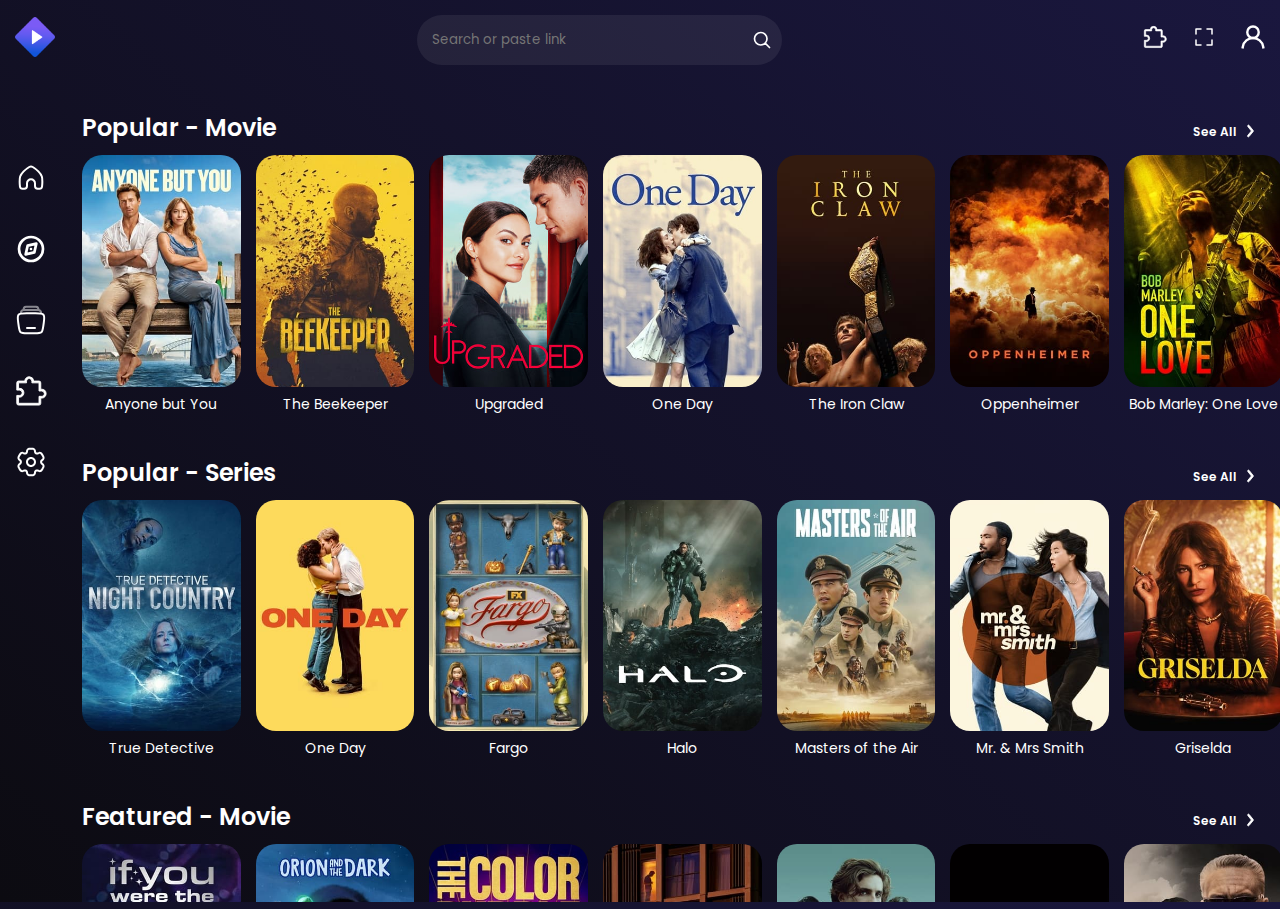
<file: index.html>
<!DOCTYPE html>
<html>
<head>
  <meta charset="UTF-8">
  <meta name="viewport" content="width=device-width, initial-scale=1.0">
  <title>Stremio - Freedom to Stream</title>
  <link rel="stylesheet" href="./css/styles.css">
  <link rel="shortcut icon" href="./img/logo.png" type="image/png">
</head>
<body style="background: linear-gradient(41deg, var(--background-color-1) 0%, var(--background-color-2) 100%)">
  <header>
    <nav class="nav-top stick flex-container">
      <div class="logo">
        <img src="./img/logo.png" alt="stremio-logo">
      </div>
      <div class="search flex-container">
        <input type="search" class="searchbar" placeholder="Search or paste link" />
        <button class="searchbtn">
          <svg width="20px" height="20px" viewBox="0 0 24 24" fill="none" xmlns="http://www.w3.org/2000/svg"><g id="SVGRepo_bgCarrier" stroke-width="0"></g><g id="SVGRepo_tracerCarrier" stroke-linecap="round" stroke-linejoin="round"></g><g id="SVGRepo_iconCarrier"> <path d="M15.7955 15.8111L21 21M18 10.5C18 14.6421 14.6421 18 10.5 18C6.35786 18 3 14.6421 3 10.5C3 6.35786 6.35786 3 10.5 3C14.6421 3 18 6.35786 18 10.5Z" stroke="#ffffff" stroke-width="2" stroke-linecap="round" stroke-linejoin="round"></path> </g></svg>
        </button>
      </div>
      <div class="top-nav-items">
        <ul>
          <li>
            <a href="./pages/addons.html" target="frame">
              <svg fill="#ffffff" class="icons" width="24px" height="24px" viewBox="0 0 36 36" version="1.1" preserveAspectRatio="xMidYMid meet" xmlns="http://www.w3.org/2000/svg" xmlns:xlink="http://www.w3.org/1999/xlink" stroke="#ffffff"><g id="SVGRepo_bgCarrier" stroke-width="0"></g><g id="SVGRepo_tracerCarrier" stroke-linecap="round" stroke-linejoin="round"></g><g id="SVGRepo_iconCarrier"> <title>plugin-line</title> <path d="M29.81,16H29V8.83a2,2,0,0,0-2-2H21A5.14,5.14,0,0,0,16.51,2,5,5,0,0,0,11,6.83H4a2,2,0,0,0-2,2V17H4.81A3.13,3.13,0,0,1,8,19.69,3,3,0,0,1,7.22,22,3,3,0,0,1,5,23H2v8.83a2,2,0,0,0,2,2H27a2,2,0,0,0,2-2V26h1a5,5,0,0,0,5-5.51A5.15,5.15,0,0,0,29.81,16Zm2.41,7A3,3,0,0,1,30,24H27v7.83H4V25H5a5,5,0,0,0,5-5.51A5.15,5.15,0,0,0,4.81,15H4V8.83h9V7a3,3,0,0,1,1-2.22A3,3,0,0,1,16.31,4,3.13,3.13,0,0,1,19,7.19V8.83h8V18h2.81A3.13,3.13,0,0,1,33,20.69,3,3,0,0,1,32.22,23Z" class="clr-i-outline clr-i-outline-path-1"></path> </g></svg>
            </a>
          </li>
          <li>
            <svg class="icons" width="24px" height="24px" viewBox="0 0 24 24" fill="none" xmlns="http://www.w3.org/2000/svg"><g id="SVGRepo_bgCarrier" stroke-width="0"></g><g id="SVGRepo_tracerCarrier" stroke-linecap="round" stroke-linejoin="round"></g><g id="SVGRepo_iconCarrier"> <path d="M9.00002 3.99998H4.00004L4 9M20 8.99999V4L15 3.99997M15 20H20L20 15M4 15L4 20L9.00002 20" stroke="#ffffff" stroke-width="1.5" stroke-linecap="round" stroke-linejoin="round"></path> </g></svg>
          </li>
          <li>
            <a href="./pages/login.html" target="_parent">
            <svg class="icons" width="24px" height="24px" viewBox="0 0 24 24" id="Layer_1" data-name="Layer 1" xmlns="http://www.w3.org/2000/svg" fill="#ffffff" stroke="#ffffff"><g id="SVGRepo_bgCarrier" stroke-width="0"></g><g id="SVGRepo_tracerCarrier" stroke-linecap="round" stroke-linejoin="round"></g><g id="SVGRepo_iconCarrier"><defs><style>.cls-1{fill:none;stroke:#ffffff;stroke-miterlimit:10;stroke-width:2.4;}</style></defs><circle class="cls-1" cx="12" cy="7.25" r="5.73"></circle><path class="cls-1" d="M1.5,23.48l.37-2.05A10.3,10.3,0,0,1,12,13h0a10.3,10.3,0,0,1,10.13,8.45l.37,2.05"></path></g></svg>            </a>
          </li>
        </ul>
      </div>
    </nav>
  </header>
  <div class="flex-container">
    <nav class="sidebar">
      <div class="sidebar-items">
        <ul>
          <li>
            <a href="./pages/home.html" target="frame">
              <svg class="icons" width="32px" height="32px" viewBox="0 0 24 24" fill="none" xmlns="http://www.w3.org/2000/svg"><g id="SVGRepo_bgCarrier" stroke-width="0"></g><g id="SVGRepo_tracerCarrier" stroke-linecap="round" stroke-linejoin="round"></g><g id="SVGRepo_iconCarrier"> <path d="M6.49996 7C7.96131 5.53865 9.5935 4.41899 10.6975 3.74088C11.5021 3.24665 12.4978 3.24665 13.3024 3.74088C14.4064 4.41899 16.0386 5.53865 17.5 7C20.6683 10.1684 20.5 12 20.5 15C20.5 16.4098 20.3895 17.5988 20.2725 18.4632C20.1493 19.3726 19.3561 20 18.4384 20H17C15.8954 20 15 19.1046 15 18V16C15 15.2043 14.6839 14.4413 14.1213 13.8787C13.5587 13.3161 12.7956 13 12 13C11.2043 13 10.4413 13.3161 9.87864 13.8787C9.31603 14.4413 8.99996 15.2043 8.99996 16V18C8.99996 19.1046 8.10453 20 6.99996 20H5.56152C4.64378 20 3.85061 19.3726 3.72745 18.4631C3.61039 17.5988 3.49997 16.4098 3.49997 15C3.49997 12 3.33157 10.1684 6.49996 7Z" stroke="#ffffff" stroke-width="1.5" stroke-linecap="round" stroke-linejoin="round"></path> </g></svg>
            </a>
          </li>
          <li>
            <a href="./pages/explore.html" target="frame">
              <svg class="icons" width="32px" height="32px" viewBox="0 0 24 24" fill="none" xmlns="http://www.w3.org/2000/svg"><g id="SVGRepo_bgCarrier" stroke-width="0"></g><g id="SVGRepo_tracerCarrier" stroke-linecap="round" stroke-linejoin="round"></g><g id="SVGRepo_iconCarrier"> <path d="M12 12H12.01M21 12C21 16.9706 16.9706 21 12 21C7.02944 21 3 16.9706 3 12C3 7.02944 7.02944 3 12 3C16.9706 3 21 7.02944 21 12ZM16 8L9.5 9.5L8 16L14.5 14.5L16 8Z" stroke="#ffffff" stroke-width="2" stroke-linecap="round" stroke-linejoin="round"></path> </g></svg>
            </a>
          </li>
          <li>
            <a href="./pages/video_library.html" target="frame">
              <svg class="icons" width="32px" height="32px" viewBox="0 0 24 24" fill="none" xmlns="http://www.w3.org/2000/svg"><g id="SVGRepo_bgCarrier" stroke-width="0"></g><g id="SVGRepo_tracerCarrier" stroke-linecap="round" stroke-linejoin="round"></g><g id="SVGRepo_iconCarrier"> <path opacity="0.5" d="M19.5617 7C19.7904 5.69523 18.7863 4.5 17.4617 4.5H6.53788C5.21323 4.5 4.20922 5.69523 4.43784 7M17.4999 4.5C17.5283 4.24092 17.5425 4.11135 17.5427 4.00435C17.545 2.98072 16.7739 2.12064 15.7561 2.01142C15.6497 2 15.5194 2 15.2588 2H8.74099C8.48035 2 8.35002 2 8.24362 2.01142C7.22584 2.12064 6.45481 2.98072 6.45704 4.00434C6.45727 4.11135 6.47146 4.2409 6.49983 4.5" stroke="#ffffff" stroke-width="1.5"></path> <path d="M15 18H9" stroke="#ffffff" stroke-width="1.5" stroke-linecap="round"></path> <path d="M2.38351 13.793C1.93748 10.6294 1.71447 9.04765 2.66232 8.02383C3.61017 7 5.29758 7 8.67239 7H15.3276C18.7024 7 20.3898 7 21.3377 8.02383C22.2855 9.04765 22.0625 10.6294 21.6165 13.793L21.1935 16.793C20.8437 19.2739 20.6689 20.5143 19.7717 21.2572C18.8745 22 17.5512 22 14.9046 22H9.09536C6.44881 22 5.12553 22 4.22834 21.2572C3.33115 20.5143 3.15626 19.2739 2.80648 16.793L2.38351 13.793Z" stroke="#ffffff" stroke-width="1.5"></path> </g></svg>
            </a>
          </li>
          <li>
            <a href="./pages/addons.html" target="frame">
              <svg class="icons" fill="#ffffff" width="32px" height="32px" viewBox="0 0 36 36" version="1.1" preserveAspectRatio="xMidYMid meet" xmlns="http://www.w3.org/2000/svg" xmlns:xlink="http://www.w3.org/1999/xlink" stroke="#ffffff"><g id="SVGRepo_bgCarrier" stroke-width="0"></g><g id="SVGRepo_tracerCarrier" stroke-linecap="round" stroke-linejoin="round"></g><g id="SVGRepo_iconCarrier"> <title>plugin-line</title> <path d="M29.81,16H29V8.83a2,2,0,0,0-2-2H21A5.14,5.14,0,0,0,16.51,2,5,5,0,0,0,11,6.83H4a2,2,0,0,0-2,2V17H4.81A3.13,3.13,0,0,1,8,19.69,3,3,0,0,1,7.22,22,3,3,0,0,1,5,23H2v8.83a2,2,0,0,0,2,2H27a2,2,0,0,0,2-2V26h1a5,5,0,0,0,5-5.51A5.15,5.15,0,0,0,29.81,16Zm2.41,7A3,3,0,0,1,30,24H27v7.83H4V25H5a5,5,0,0,0,5-5.51A5.15,5.15,0,0,0,4.81,15H4V8.83h9V7a3,3,0,0,1,1-2.22A3,3,0,0,1,16.31,4,3.13,3.13,0,0,1,19,7.19V8.83h8V18h2.81A3.13,3.13,0,0,1,33,20.69,3,3,0,0,1,32.22,23Z" class="clr-i-outline clr-i-outline-path-1"></path>  </g></svg>
            </a>
          </li>
          <li>
            <a href="./pages/settings.html" target="frame">
              <svg class="icons" width="32px" height="32px" viewBox="0 0 24 24" fill="none" xmlns="http://www.w3.org/2000/svg"><g id="SVGRepo_bgCarrier" stroke-width="0"></g><g id="SVGRepo_tracerCarrier" stroke-linecap="round" stroke-linejoin="round"></g><g id="SVGRepo_iconCarrier"> <path fill-rule="evenodd" clip-rule="evenodd" d="M12 8.25C9.92894 8.25 8.25 9.92893 8.25 12C8.25 14.0711 9.92894 15.75 12 15.75C14.0711 15.75 15.75 14.0711 15.75 12C15.75 9.92893 14.0711 8.25 12 8.25ZM9.75 12C9.75 10.7574 10.7574 9.75 12 9.75C13.2426 9.75 14.25 10.7574 14.25 12C14.25 13.2426 13.2426 14.25 12 14.25C10.7574 14.25 9.75 13.2426 9.75 12Z" fill="#ffffff"></path> <path fill-rule="evenodd" clip-rule="evenodd" d="M11.9747 1.25C11.5303 1.24999 11.1592 1.24999 10.8546 1.27077C10.5375 1.29241 10.238 1.33905 9.94761 1.45933C9.27379 1.73844 8.73843 2.27379 8.45932 2.94762C8.31402 3.29842 8.27467 3.66812 8.25964 4.06996C8.24756 4.39299 8.08454 4.66251 7.84395 4.80141C7.60337 4.94031 7.28845 4.94673 7.00266 4.79568C6.64714 4.60777 6.30729 4.45699 5.93083 4.40743C5.20773 4.31223 4.47642 4.50819 3.89779 4.95219C3.64843 5.14353 3.45827 5.3796 3.28099 5.6434C3.11068 5.89681 2.92517 6.21815 2.70294 6.60307L2.67769 6.64681C2.45545 7.03172 2.26993 7.35304 2.13562 7.62723C1.99581 7.91267 1.88644 8.19539 1.84541 8.50701C1.75021 9.23012 1.94617 9.96142 2.39016 10.5401C2.62128 10.8412 2.92173 11.0602 3.26217 11.2741C3.53595 11.4461 3.68788 11.7221 3.68786 12C3.68785 12.2778 3.53592 12.5538 3.26217 12.7258C2.92169 12.9397 2.62121 13.1587 2.39007 13.4599C1.94607 14.0385 1.75012 14.7698 1.84531 15.4929C1.88634 15.8045 1.99571 16.0873 2.13552 16.3727C2.26983 16.6469 2.45535 16.9682 2.67758 17.3531L2.70284 17.3969C2.92507 17.7818 3.11058 18.1031 3.28089 18.3565C3.45817 18.6203 3.64833 18.8564 3.89769 19.0477C4.47632 19.4917 5.20763 19.6877 5.93073 19.5925C6.30717 19.5429 6.647 19.3922 7.0025 19.2043C7.28833 19.0532 7.60329 19.0596 7.8439 19.1986C8.08452 19.3375 8.24756 19.607 8.25964 19.9301C8.27467 20.3319 8.31403 20.7016 8.45932 21.0524C8.73843 21.7262 9.27379 22.2616 9.94761 22.5407C10.238 22.661 10.5375 22.7076 10.8546 22.7292C11.1592 22.75 11.5303 22.75 11.9747 22.75H12.0252C12.4697 22.75 12.8407 22.75 13.1454 22.7292C13.4625 22.7076 13.762 22.661 14.0524 22.5407C14.7262 22.2616 15.2616 21.7262 15.5407 21.0524C15.686 20.7016 15.7253 20.3319 15.7403 19.93C15.7524 19.607 15.9154 19.3375 16.156 19.1985C16.3966 19.0596 16.7116 19.0532 16.9974 19.2042C17.3529 19.3921 17.6927 19.5429 18.0692 19.5924C18.7923 19.6876 19.5236 19.4917 20.1022 19.0477C20.3516 18.8563 20.5417 18.6203 20.719 18.3565C20.8893 18.1031 21.0748 17.7818 21.297 17.3969L21.3223 17.3531C21.5445 16.9682 21.7301 16.6468 21.8644 16.3726C22.0042 16.0872 22.1135 15.8045 22.1546 15.4929C22.2498 14.7697 22.0538 14.0384 21.6098 13.4598C21.3787 13.1586 21.0782 12.9397 20.7378 12.7258C20.464 12.5538 20.3121 12.2778 20.3121 11.9999C20.3121 11.7221 20.464 11.4462 20.7377 11.2742C21.0783 11.0603 21.3788 10.8414 21.6099 10.5401C22.0539 9.96149 22.2499 9.23019 22.1547 8.50708C22.1136 8.19546 22.0043 7.91274 21.8645 7.6273C21.7302 7.35313 21.5447 7.03183 21.3224 6.64695L21.2972 6.60318C21.0749 6.21825 20.8894 5.89688 20.7191 5.64347C20.5418 5.37967 20.3517 5.1436 20.1023 4.95225C19.5237 4.50826 18.7924 4.3123 18.0692 4.4075C17.6928 4.45706 17.353 4.60782 16.9975 4.79572C16.7117 4.94679 16.3967 4.94036 16.1561 4.80144C15.9155 4.66253 15.7524 4.39297 15.7403 4.06991C15.7253 3.66808 15.686 3.2984 15.5407 2.94762C15.2616 2.27379 14.7262 1.73844 14.0524 1.45933C13.762 1.33905 13.4625 1.29241 13.1454 1.27077C12.8407 1.24999 12.4697 1.24999 12.0252 1.25H11.9747ZM10.5216 2.84515C10.5988 2.81319 10.716 2.78372 10.9567 2.76729C11.2042 2.75041 11.5238 2.75 12 2.75C12.4762 2.75 12.7958 2.75041 13.0432 2.76729C13.284 2.78372 13.4012 2.81319 13.4783 2.84515C13.7846 2.97202 14.028 3.21536 14.1548 3.52165C14.1949 3.61826 14.228 3.76887 14.2414 4.12597C14.271 4.91835 14.68 5.68129 15.4061 6.10048C16.1321 6.51968 16.9974 6.4924 17.6984 6.12188C18.0143 5.9549 18.1614 5.90832 18.265 5.89467C18.5937 5.8514 18.9261 5.94047 19.1891 6.14228C19.2554 6.19312 19.3395 6.27989 19.4741 6.48016C19.6125 6.68603 19.7726 6.9626 20.0107 7.375C20.2488 7.78741 20.4083 8.06438 20.5174 8.28713C20.6235 8.50382 20.6566 8.62007 20.6675 8.70287C20.7108 9.03155 20.6217 9.36397 20.4199 9.62698C20.3562 9.70995 20.2424 9.81399 19.9397 10.0041C19.2684 10.426 18.8122 11.1616 18.8121 11.9999C18.8121 12.8383 19.2683 13.574 19.9397 13.9959C20.2423 14.186 20.3561 14.29 20.4198 14.373C20.6216 14.636 20.7107 14.9684 20.6674 15.2971C20.6565 15.3799 20.6234 15.4961 20.5173 15.7128C20.4082 15.9355 20.2487 16.2125 20.0106 16.6249C19.7725 17.0373 19.6124 17.3139 19.474 17.5198C19.3394 17.72 19.2553 17.8068 19.189 17.8576C18.926 18.0595 18.5936 18.1485 18.2649 18.1053C18.1613 18.0916 18.0142 18.045 17.6983 17.8781C16.9973 17.5075 16.132 17.4803 15.4059 17.8995C14.68 18.3187 14.271 19.0816 14.2414 19.874C14.228 20.2311 14.1949 20.3817 14.1548 20.4784C14.028 20.7846 13.7846 21.028 13.4783 21.1549C13.4012 21.1868 13.284 21.2163 13.0432 21.2327C12.7958 21.2496 12.4762 21.25 12 21.25C11.5238 21.25 11.2042 21.2496 10.9567 21.2327C10.716 21.2163 10.5988 21.1868 10.5216 21.1549C10.2154 21.028 9.97201 20.7846 9.84514 20.4784C9.80512 20.3817 9.77195 20.2311 9.75859 19.874C9.72896 19.0817 9.31997 18.3187 8.5939 17.8995C7.86784 17.4803 7.00262 17.5076 6.30158 17.8781C5.98565 18.0451 5.83863 18.0917 5.73495 18.1053C5.40626 18.1486 5.07385 18.0595 4.81084 17.8577C4.74458 17.8069 4.66045 17.7201 4.52586 17.5198C4.38751 17.314 4.22736 17.0374 3.98926 16.625C3.75115 16.2126 3.59171 15.9356 3.4826 15.7129C3.37646 15.4962 3.34338 15.3799 3.33248 15.2971C3.28921 14.9684 3.37828 14.636 3.5801 14.373C3.64376 14.2901 3.75761 14.186 4.0602 13.9959C4.73158 13.5741 5.18782 12.8384 5.18786 12.0001C5.18791 11.1616 4.73165 10.4259 4.06021 10.004C3.75769 9.81389 3.64385 9.70987 3.58019 9.62691C3.37838 9.3639 3.28931 9.03149 3.33258 8.7028C3.34348 8.62001 3.37656 8.50375 3.4827 8.28707C3.59181 8.06431 3.75125 7.78734 3.98935 7.37493C4.22746 6.96253 4.3876 6.68596 4.52596 6.48009C4.66055 6.27983 4.74468 6.19305 4.81093 6.14222C5.07395 5.9404 5.40636 5.85133 5.73504 5.8946C5.83873 5.90825 5.98576 5.95483 6.30173 6.12184C7.00273 6.49235 7.86791 6.51962 8.59394 6.10045C9.31998 5.68128 9.72896 4.91837 9.75859 4.12602C9.77195 3.76889 9.80512 3.61827 9.84514 3.52165C9.97201 3.21536 10.2154 2.97202 10.5216 2.84515Z" fill="#ffffff"></path> </g></svg>
            </a>
          </li>
        </ul>
      </div>
    </nav>
    <main class="content">
      <iframe src="./pages/home.html" name="frame" id="frame"></iframe>
    </main>
  </div>
</body>
</html>
</file>
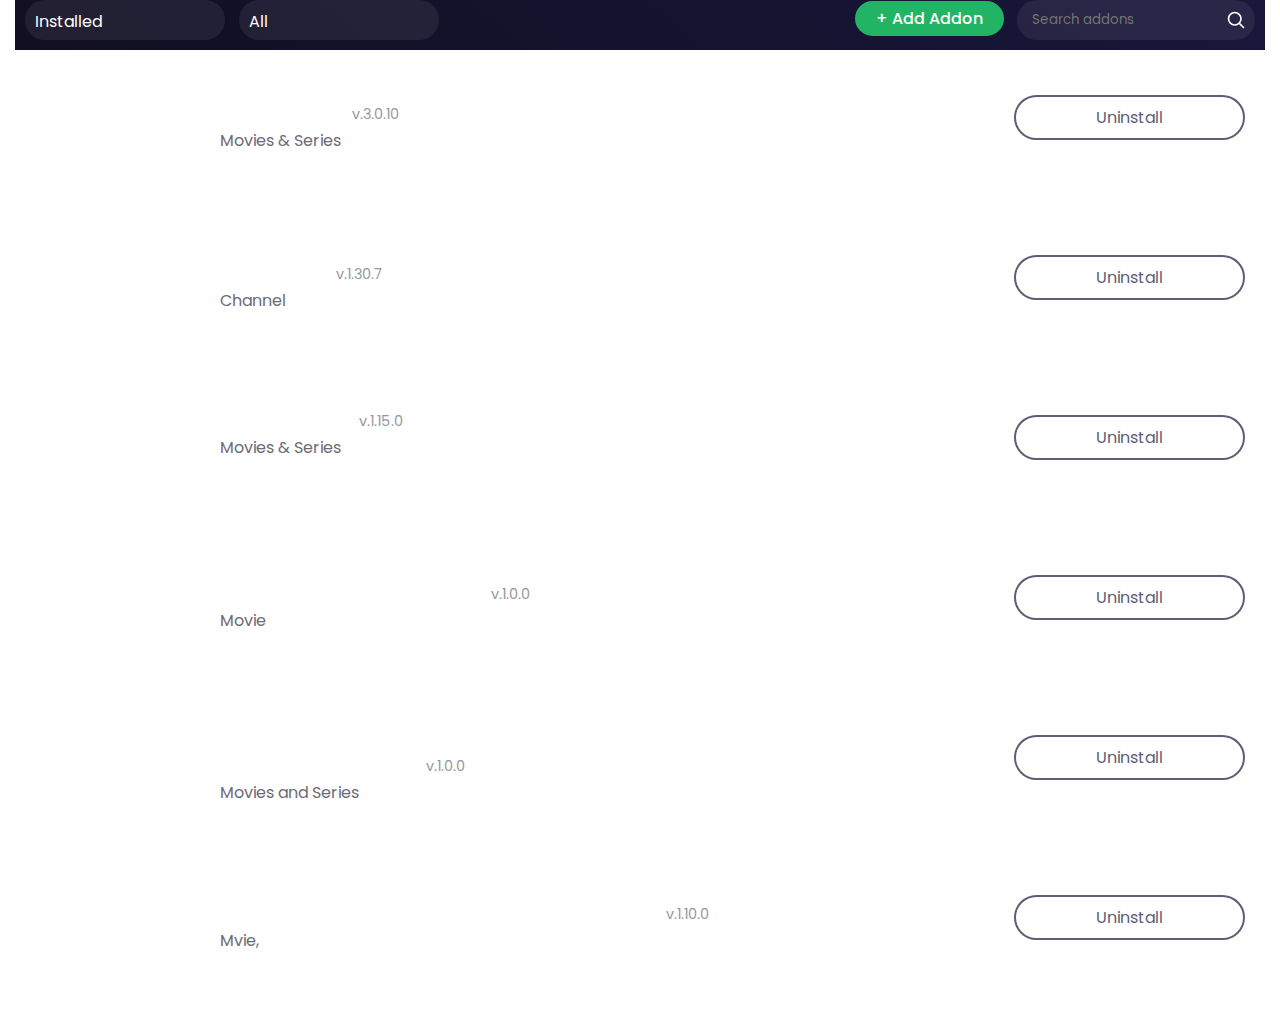
<file: pages/addons.html>
<!DOCTYPE html>
<html lang="en">

<head>
    <meta charset="UTF-8">
    <meta name="viewport" content="width=device-width, initial-scale=1.0">
    <title>Addons</title>
    <link rel="stylesheet" href="../css/styles.css">
    <style>
        
        * {
            margin: 0 5px;
        }
        .selectbar {
            justify-content: space-between;
        }

        .selectbar-left select {
            width: 200px;
            text-align: left;
        }

        .bg {
            background: linear-gradient(41deg, #110f21 0%, #19163b 100%);
        }

        .btn {
            padding: 0.25rem 1.25rem;
            font-size: 16px;
            text-transform: none;
            font-weight: 500;
            text-align: center;
        }
        
    </style>
</head>

<body>
    <div class="selectbar flex-container bg">
        <div class="selectbar-left">
            <select>
                <option>Official Addons</option>
                <option>Community Addons</option>
                <option selected>Installed</option>
            </select>
            <select>
                <option selected>All</option>
                <option>Movies</option>
                <option>Series</option>
                <option>Channel</option>
                <option>Others</option>
            </select>
        </div>


        <div class="selectbar-right">
            <button class="btn">+ Add Addon</button>
            <div class="search " style="display: inline-flex;">
                <input type="search" class="addonsbar searchbar" placeholder="Search addons" />
                <button class="searchbtn addonsbtn">
                    <svg width="20px" height="20px" viewBox="0 0 24 24" fill="none" xmlns="http://www.w3.org/2000/svg"><g id="SVGRepo_bgCarrier" stroke-width="0"></g><g id="SVGRepo_tracerCarrier" stroke-linecap="round" stroke-linejoin="round"></g><g id="SVGRepo_iconCarrier"> <path d="M15.7955 15.8111L21 21M18 10.5C18 14.6421 14.6421 18 10.5 18C6.35786 18 3 14.6421 3 10.5C3 6.35786 6.35786 3 10.5 3C14.6421 3 18 6.35786 18 10.5Z" stroke="#ffffff" stroke-width="2" stroke-linecap="round" stroke-linejoin="round"></path> </g></svg>
                </button>
            </div>
        </div>
    </div>

    <div class="flex-container flex-addons">

        <div class="addons-items">
            <div class="addons-left">
                <div class="svg">
                    <svg class="plugin-icon" viewBox="0 0 512 512">
                        <path
                            d="M345.0999999999999 480H274c-2.36 0.01-4.71-0.45-6.89-1.36-2.18-0.91-4.16-2.25-5.81-3.94a18.007 18.007 0 0 1-5.3-12.7v-27.7c0.03-4.26-0.82-8.48-2.5-12.4a32.303 32.303 0 0 0-7.2-10.4c-7.8-7.6-19.1-11.8-30.9-11.5-21.4 0.5-39.4 19.3-39.4 41.1v20.9c0.01 2.36-0.45 4.71-1.36 6.89-0.91 2.18-2.25 4.16-3.94 5.81a18.025 18.025 0 0 1-12.7 5.3h-70.4a55.666 55.666 0 0 1-39.36-16.26 55.637 55.637 0 0 1-16.34-39.34v-70.4a18.11 18.11 0 0 1 5.3-12.7 18.11 18.11 0 0 1 12.7-5.3h27.7c9.2 0 18.1-3.9 25.1-11 3.9-3.92 7-8.58 9.1-13.7a40.7 40.7 0 0 0 3.1-16.2c-0.3-21.2-17.7-39.1-38.1-39.1H50c-2.36 0.01-4.71-0.45-6.89-1.36-2.18-0.91-4.16-2.25-5.81-3.94a18.007 18.007 0 0 1-5.3-12.7v-70.4a55.782 55.782 0 0 1 4.2-21.3 53.887 53.887 0 0 1 12.1-18 55.709 55.709 0 0 1 39.3-16.3h55.2a8.08 8.08 0 0 0 5.7-2.3c0.74-0.75 1.33-1.64 1.72-2.62 0.4-0.98 0.6-2.02 0.58-3.08v-6.5a64.686 64.686 0 0 1 5.1-25.3 66.567 66.567 0 0 1 14.5-21.4 65.24 65.24 0 0 1 21.7-14.1c8.08-3.2 16.71-4.8 25.4-4.7 35.5 0.6 64.4 30.4 64.4 66.3v5.7a7.842 7.842 0 0 0 4.92 7.43c0.98 0.39 2.03 0.59 3.08 0.57h55.2c7.21-0.01 14.35 1.42 21 4.2a54.988 54.988 0 0 1 29.7 29.7 54.258 54.258 0 0 1 4.2 21v55.2a7.842 7.842 0 0 0 4.92 7.43c0.98 0.39 2.03 0.59 3.08 0.57h5.7c36.6 0 66.3 29 66.3 64.6 0 36.6-29.4 66.4-65.5 66.4h-6.5c-2.13-0.01-4.17 0.82-5.7 2.3-0.74 0.75-1.33 1.64-1.72 2.62-0.4 0.98-0.6 2.03-0.58 3.08v56c0.01 7.21-1.42 14.35-4.2 21a54.988 54.988 0 0 1-29.7 29.7 53.894 53.894 0 0 1-21 4.2Z"
                            style="fill: white;">
                        </path>
                    </svg>
                </div>
    
                <div class="flex-container addons-text">
                    <p class="addons-name">Cinemeta <span class="addons-version">v.3.0.10</span></p>
                    <p class="addons-category">Movies & Series</p>
                    <p class="addons-description">The official addon for movie and series catalog</p>
                </div>
            </div>

            <div class="addons-buttons flex-container">
                <button class="adn-uninstall">Uninstall</button>
                <span class="share-adn"><span class="text">Share addon</span></span>
            </div>

        </div>
 
        <div class="addons-items">
            <div class="addons-left">
                <div class="svg">
                    <svg class="plugin-icon" viewBox="0 0 512 512">
                        <path
                            d="M345.0999999999999 480H274c-2.36 0.01-4.71-0.45-6.89-1.36-2.18-0.91-4.16-2.25-5.81-3.94a18.007 18.007 0 0 1-5.3-12.7v-27.7c0.03-4.26-0.82-8.48-2.5-12.4a32.303 32.303 0 0 0-7.2-10.4c-7.8-7.6-19.1-11.8-30.9-11.5-21.4 0.5-39.4 19.3-39.4 41.1v20.9c0.01 2.36-0.45 4.71-1.36 6.89-0.91 2.18-2.25 4.16-3.94 5.81a18.025 18.025 0 0 1-12.7 5.3h-70.4a55.666 55.666 0 0 1-39.36-16.26 55.637 55.637 0 0 1-16.34-39.34v-70.4a18.11 18.11 0 0 1 5.3-12.7 18.11 18.11 0 0 1 12.7-5.3h27.7c9.2 0 18.1-3.9 25.1-11 3.9-3.92 7-8.58 9.1-13.7a40.7 40.7 0 0 0 3.1-16.2c-0.3-21.2-17.7-39.1-38.1-39.1H50c-2.36 0.01-4.71-0.45-6.89-1.36-2.18-0.91-4.16-2.25-5.81-3.94a18.007 18.007 0 0 1-5.3-12.7v-70.4a55.782 55.782 0 0 1 4.2-21.3 53.887 53.887 0 0 1 12.1-18 55.709 55.709 0 0 1 39.3-16.3h55.2a8.08 8.08 0 0 0 5.7-2.3c0.74-0.75 1.33-1.64 1.72-2.62 0.4-0.98 0.6-2.02 0.58-3.08v-6.5a64.686 64.686 0 0 1 5.1-25.3 66.567 66.567 0 0 1 14.5-21.4 65.24 65.24 0 0 1 21.7-14.1c8.08-3.2 16.71-4.8 25.4-4.7 35.5 0.6 64.4 30.4 64.4 66.3v5.7a7.842 7.842 0 0 0 4.92 7.43c0.98 0.39 2.03 0.59 3.08 0.57h55.2c7.21-0.01 14.35 1.42 21 4.2a54.988 54.988 0 0 1 29.7 29.7 54.258 54.258 0 0 1 4.2 21v55.2a7.842 7.842 0 0 0 4.92 7.43c0.98 0.39 2.03 0.59 3.08 0.57h5.7c36.6 0 66.3 29 66.3 64.6 0 36.6-29.4 66.4-65.5 66.4h-6.5c-2.13-0.01-4.17 0.82-5.7 2.3-0.74 0.75-1.33 1.64-1.72 2.62-0.4 0.98-0.6 2.03-0.58 3.08v56c0.01 7.21-1.42 14.35-4.2 21a54.988 54.988 0 0 1-29.7 29.7 53.894 53.894 0 0 1-21 4.2Z"
                            style="fill: white;">
                        </path>
                    </svg>
                </div>
    
                <div class="flex-container addons-text">
                    <p class="addons-name">YouTube <span class="addons-version">v.1.30.7</span></p>
                    <p class="addons-category">Channel</p>
                    <p class="addons-description">Watch your favourite YouTube channels ad-free and get notified when they upload new videos.</p>
                </div>
            </div>

            <div class="addons-buttons flex-container">
                <button class="adn-uninstall">Uninstall</button>
                <span class="share-adn"><span class="text">Share addon</span></span>
            </div>

        </div>

        <div class="addons-items">
            <div class="addons-left">
                <div class="svg">
                    <svg class="plugin-icon" viewBox="0 0 512 512">
                        <path
                            d="M345.0999999999999 480H274c-2.36 0.01-4.71-0.45-6.89-1.36-2.18-0.91-4.16-2.25-5.81-3.94a18.007 18.007 0 0 1-5.3-12.7v-27.7c0.03-4.26-0.82-8.48-2.5-12.4a32.303 32.303 0 0 0-7.2-10.4c-7.8-7.6-19.1-11.8-30.9-11.5-21.4 0.5-39.4 19.3-39.4 41.1v20.9c0.01 2.36-0.45 4.71-1.36 6.89-0.91 2.18-2.25 4.16-3.94 5.81a18.025 18.025 0 0 1-12.7 5.3h-70.4a55.666 55.666 0 0 1-39.36-16.26 55.637 55.637 0 0 1-16.34-39.34v-70.4a18.11 18.11 0 0 1 5.3-12.7 18.11 18.11 0 0 1 12.7-5.3h27.7c9.2 0 18.1-3.9 25.1-11 3.9-3.92 7-8.58 9.1-13.7a40.7 40.7 0 0 0 3.1-16.2c-0.3-21.2-17.7-39.1-38.1-39.1H50c-2.36 0.01-4.71-0.45-6.89-1.36-2.18-0.91-4.16-2.25-5.81-3.94a18.007 18.007 0 0 1-5.3-12.7v-70.4a55.782 55.782 0 0 1 4.2-21.3 53.887 53.887 0 0 1 12.1-18 55.709 55.709 0 0 1 39.3-16.3h55.2a8.08 8.08 0 0 0 5.7-2.3c0.74-0.75 1.33-1.64 1.72-2.62 0.4-0.98 0.6-2.02 0.58-3.08v-6.5a64.686 64.686 0 0 1 5.1-25.3 66.567 66.567 0 0 1 14.5-21.4 65.24 65.24 0 0 1 21.7-14.1c8.08-3.2 16.71-4.8 25.4-4.7 35.5 0.6 64.4 30.4 64.4 66.3v5.7a7.842 7.842 0 0 0 4.92 7.43c0.98 0.39 2.03 0.59 3.08 0.57h55.2c7.21-0.01 14.35 1.42 21 4.2a54.988 54.988 0 0 1 29.7 29.7 54.258 54.258 0 0 1 4.2 21v55.2a7.842 7.842 0 0 0 4.92 7.43c0.98 0.39 2.03 0.59 3.08 0.57h5.7c36.6 0 66.3 29 66.3 64.6 0 36.6-29.4 66.4-65.5 66.4h-6.5c-2.13-0.01-4.17 0.82-5.7 2.3-0.74 0.75-1.33 1.64-1.72 2.62-0.4 0.98-0.6 2.03-0.58 3.08v56c0.01 7.21-1.42 14.35-4.2 21a54.988 54.988 0 0 1-29.7 29.7 53.894 53.894 0 0 1-21 4.2Z"
                            style="fill: white;">
                        </path>
                    </svg>
                </div>
    
                <div class="flex-container addons-text">
                    <p class="addons-name">WatchHub <span class="addons-version">v.1.15.0</span></p>
                    <p class="addons-category">Movies & Series</p>
                    <p class="addons-description">Find where to stream your favorite movies and shows amongst Netflix, iTunes, Hulu, Amazon, HBO GO and many others. Supports many countries.</p>
                </div>
            </div>

            <div class="addons-buttons flex-container">
                <button class="adn-uninstall">Uninstall</button>
                <span class="share-adn"><span class="text">Share addon</span></span>
            </div>

        </div>

        <div class="addons-items">
            <div class="addons-left">
                <div class="svg">
                    <svg class="plugin-icon" viewBox="0 0 512 512">
                        <path
                            d="M345.0999999999999 480H274c-2.36 0.01-4.71-0.45-6.89-1.36-2.18-0.91-4.16-2.25-5.81-3.94a18.007 18.007 0 0 1-5.3-12.7v-27.7c0.03-4.26-0.82-8.48-2.5-12.4a32.303 32.303 0 0 0-7.2-10.4c-7.8-7.6-19.1-11.8-30.9-11.5-21.4 0.5-39.4 19.3-39.4 41.1v20.9c0.01 2.36-0.45 4.71-1.36 6.89-0.91 2.18-2.25 4.16-3.94 5.81a18.025 18.025 0 0 1-12.7 5.3h-70.4a55.666 55.666 0 0 1-39.36-16.26 55.637 55.637 0 0 1-16.34-39.34v-70.4a18.11 18.11 0 0 1 5.3-12.7 18.11 18.11 0 0 1 12.7-5.3h27.7c9.2 0 18.1-3.9 25.1-11 3.9-3.92 7-8.58 9.1-13.7a40.7 40.7 0 0 0 3.1-16.2c-0.3-21.2-17.7-39.1-38.1-39.1H50c-2.36 0.01-4.71-0.45-6.89-1.36-2.18-0.91-4.16-2.25-5.81-3.94a18.007 18.007 0 0 1-5.3-12.7v-70.4a55.782 55.782 0 0 1 4.2-21.3 53.887 53.887 0 0 1 12.1-18 55.709 55.709 0 0 1 39.3-16.3h55.2a8.08 8.08 0 0 0 5.7-2.3c0.74-0.75 1.33-1.64 1.72-2.62 0.4-0.98 0.6-2.02 0.58-3.08v-6.5a64.686 64.686 0 0 1 5.1-25.3 66.567 66.567 0 0 1 14.5-21.4 65.24 65.24 0 0 1 21.7-14.1c8.08-3.2 16.71-4.8 25.4-4.7 35.5 0.6 64.4 30.4 64.4 66.3v5.7a7.842 7.842 0 0 0 4.92 7.43c0.98 0.39 2.03 0.59 3.08 0.57h55.2c7.21-0.01 14.35 1.42 21 4.2a54.988 54.988 0 0 1 29.7 29.7 54.258 54.258 0 0 1 4.2 21v55.2a7.842 7.842 0 0 0 4.92 7.43c0.98 0.39 2.03 0.59 3.08 0.57h5.7c36.6 0 66.3 29 66.3 64.6 0 36.6-29.4 66.4-65.5 66.4h-6.5c-2.13-0.01-4.17 0.82-5.7 2.3-0.74 0.75-1.33 1.64-1.72 2.62-0.4 0.98-0.6 2.03-0.58 3.08v56c0.01 7.21-1.42 14.35-4.2 21a54.988 54.988 0 0 1-29.7 29.7 53.894 53.894 0 0 1-21 4.2Z"
                            style="fill: white;">
                        </path>
                    </svg>
                </div>
    
                <div class="flex-container addons-text">
                    <p class="addons-name">Public Domain Movies <span class="addons-version">v.1.0.0</span></p>
                    <p class="addons-category">Movie</p>
                    <p class="addons-description">Torrents for public domain movies. Include a collection of more than 500 public domain movies. </p>
                </div>
            </div>

            <div class="addons-buttons flex-container">
                <button class="adn-uninstall">Uninstall</button>
                <span class="share-adn"><span class="text">Share addon</span></span>
            </div>

        </div>

        <div class="addons-items">
            <div class="addons-left">
                <div class="svg">
                    <svg class="plugin-icon" viewBox="0 0 512 512">
                        <path
                            d="M345.0999999999999 480H274c-2.36 0.01-4.71-0.45-6.89-1.36-2.18-0.91-4.16-2.25-5.81-3.94a18.007 18.007 0 0 1-5.3-12.7v-27.7c0.03-4.26-0.82-8.48-2.5-12.4a32.303 32.303 0 0 0-7.2-10.4c-7.8-7.6-19.1-11.8-30.9-11.5-21.4 0.5-39.4 19.3-39.4 41.1v20.9c0.01 2.36-0.45 4.71-1.36 6.89-0.91 2.18-2.25 4.16-3.94 5.81a18.025 18.025 0 0 1-12.7 5.3h-70.4a55.666 55.666 0 0 1-39.36-16.26 55.637 55.637 0 0 1-16.34-39.34v-70.4a18.11 18.11 0 0 1 5.3-12.7 18.11 18.11 0 0 1 12.7-5.3h27.7c9.2 0 18.1-3.9 25.1-11 3.9-3.92 7-8.58 9.1-13.7a40.7 40.7 0 0 0 3.1-16.2c-0.3-21.2-17.7-39.1-38.1-39.1H50c-2.36 0.01-4.71-0.45-6.89-1.36-2.18-0.91-4.16-2.25-5.81-3.94a18.007 18.007 0 0 1-5.3-12.7v-70.4a55.782 55.782 0 0 1 4.2-21.3 53.887 53.887 0 0 1 12.1-18 55.709 55.709 0 0 1 39.3-16.3h55.2a8.08 8.08 0 0 0 5.7-2.3c0.74-0.75 1.33-1.64 1.72-2.62 0.4-0.98 0.6-2.02 0.58-3.08v-6.5a64.686 64.686 0 0 1 5.1-25.3 66.567 66.567 0 0 1 14.5-21.4 65.24 65.24 0 0 1 21.7-14.1c8.08-3.2 16.71-4.8 25.4-4.7 35.5 0.6 64.4 30.4 64.4 66.3v5.7a7.842 7.842 0 0 0 4.92 7.43c0.98 0.39 2.03 0.59 3.08 0.57h55.2c7.21-0.01 14.35 1.42 21 4.2a54.988 54.988 0 0 1 29.7 29.7 54.258 54.258 0 0 1 4.2 21v55.2a7.842 7.842 0 0 0 4.92 7.43c0.98 0.39 2.03 0.59 3.08 0.57h5.7c36.6 0 66.3 29 66.3 64.6 0 36.6-29.4 66.4-65.5 66.4h-6.5c-2.13-0.01-4.17 0.82-5.7 2.3-0.74 0.75-1.33 1.64-1.72 2.62-0.4 0.98-0.6 2.03-0.58 3.08v56c0.01 7.21-1.42 14.35-4.2 21a54.988 54.988 0 0 1-29.7 29.7 53.894 53.894 0 0 1-21 4.2Z"
                            style="fill: white;">
                        </path>
                    </svg>
                </div>
    
                <div class="flex-container addons-text">
                    <p class="addons-name">OpenSubtitles v3<span class="addons-version">v.1.0.0</span></p>
                    <p class="addons-category">Movies and Series</p>
                    <p class="addons-description"></p>
                </div>
            </div>

            <div class="addons-buttons flex-container">
                <button class="adn-uninstall">Uninstall</button>
                <span class="share-adn"><span class="text">Share addon</span></span>
            </div>
        </div>

        <div class="addons-items">
            <div class="addons-left">
                <div class="svg">
                    <svg class="plugin-icon" viewBox="0 0 512 512">
                        <path
                            d="M345.0999999999999 480H274c-2.36 0.01-4.71-0.45-6.89-1.36-2.18-0.91-4.16-2.25-5.81-3.94a18.007 18.007 0 0 1-5.3-12.7v-27.7c0.03-4.26-0.82-8.48-2.5-12.4a32.303 32.303 0 0 0-7.2-10.4c-7.8-7.6-19.1-11.8-30.9-11.5-21.4 0.5-39.4 19.3-39.4 41.1v20.9c0.01 2.36-0.45 4.71-1.36 6.89-0.91 2.18-2.25 4.16-3.94 5.81a18.025 18.025 0 0 1-12.7 5.3h-70.4a55.666 55.666 0 0 1-39.36-16.26 55.637 55.637 0 0 1-16.34-39.34v-70.4a18.11 18.11 0 0 1 5.3-12.7 18.11 18.11 0 0 1 12.7-5.3h27.7c9.2 0 18.1-3.9 25.1-11 3.9-3.92 7-8.58 9.1-13.7a40.7 40.7 0 0 0 3.1-16.2c-0.3-21.2-17.7-39.1-38.1-39.1H50c-2.36 0.01-4.71-0.45-6.89-1.36-2.18-0.91-4.16-2.25-5.81-3.94a18.007 18.007 0 0 1-5.3-12.7v-70.4a55.782 55.782 0 0 1 4.2-21.3 53.887 53.887 0 0 1 12.1-18 55.709 55.709 0 0 1 39.3-16.3h55.2a8.08 8.08 0 0 0 5.7-2.3c0.74-0.75 1.33-1.64 1.72-2.62 0.4-0.98 0.6-2.02 0.58-3.08v-6.5a64.686 64.686 0 0 1 5.1-25.3 66.567 66.567 0 0 1 14.5-21.4 65.24 65.24 0 0 1 21.7-14.1c8.08-3.2 16.71-4.8 25.4-4.7 35.5 0.6 64.4 30.4 64.4 66.3v5.7a7.842 7.842 0 0 0 4.92 7.43c0.98 0.39 2.03 0.59 3.08 0.57h55.2c7.21-0.01 14.35 1.42 21 4.2a54.988 54.988 0 0 1 29.7 29.7 54.258 54.258 0 0 1 4.2 21v55.2a7.842 7.842 0 0 0 4.92 7.43c0.98 0.39 2.03 0.59 3.08 0.57h5.7c36.6 0 66.3 29 66.3 64.6 0 36.6-29.4 66.4-65.5 66.4h-6.5c-2.13-0.01-4.17 0.82-5.7 2.3-0.74 0.75-1.33 1.64-1.72 2.62-0.4 0.98-0.6 2.03-0.58 3.08v56c0.01 7.21-1.42 14.35-4.2 21a54.988 54.988 0 0 1-29.7 29.7 53.894 53.894 0 0 1-21 4.2Z"
                            style="fill: white;">
                        </path>
                    </svg>
                </div>

                <div class="flex-container addons-text">
                    <p class="addons-name">Local Files (without catalog support) 
                    <span class="addons-version">v.1.10.0</span></p>
                    <p class="addons-category">Mvie, </p>
                    <p class="addons-description">Local add-on to find playable files: .torrent, .mp4, .mkv and .avi</p>
                </div>
            </div>

            <div class="addons-buttons flex-container">
                <button class="adn-uninstall">Uninstall</button>
                <span class="share-adn"><span class="text">Share addon</span></span>
            </div>

        </div>
    </div>
</body>

</html>
</file>
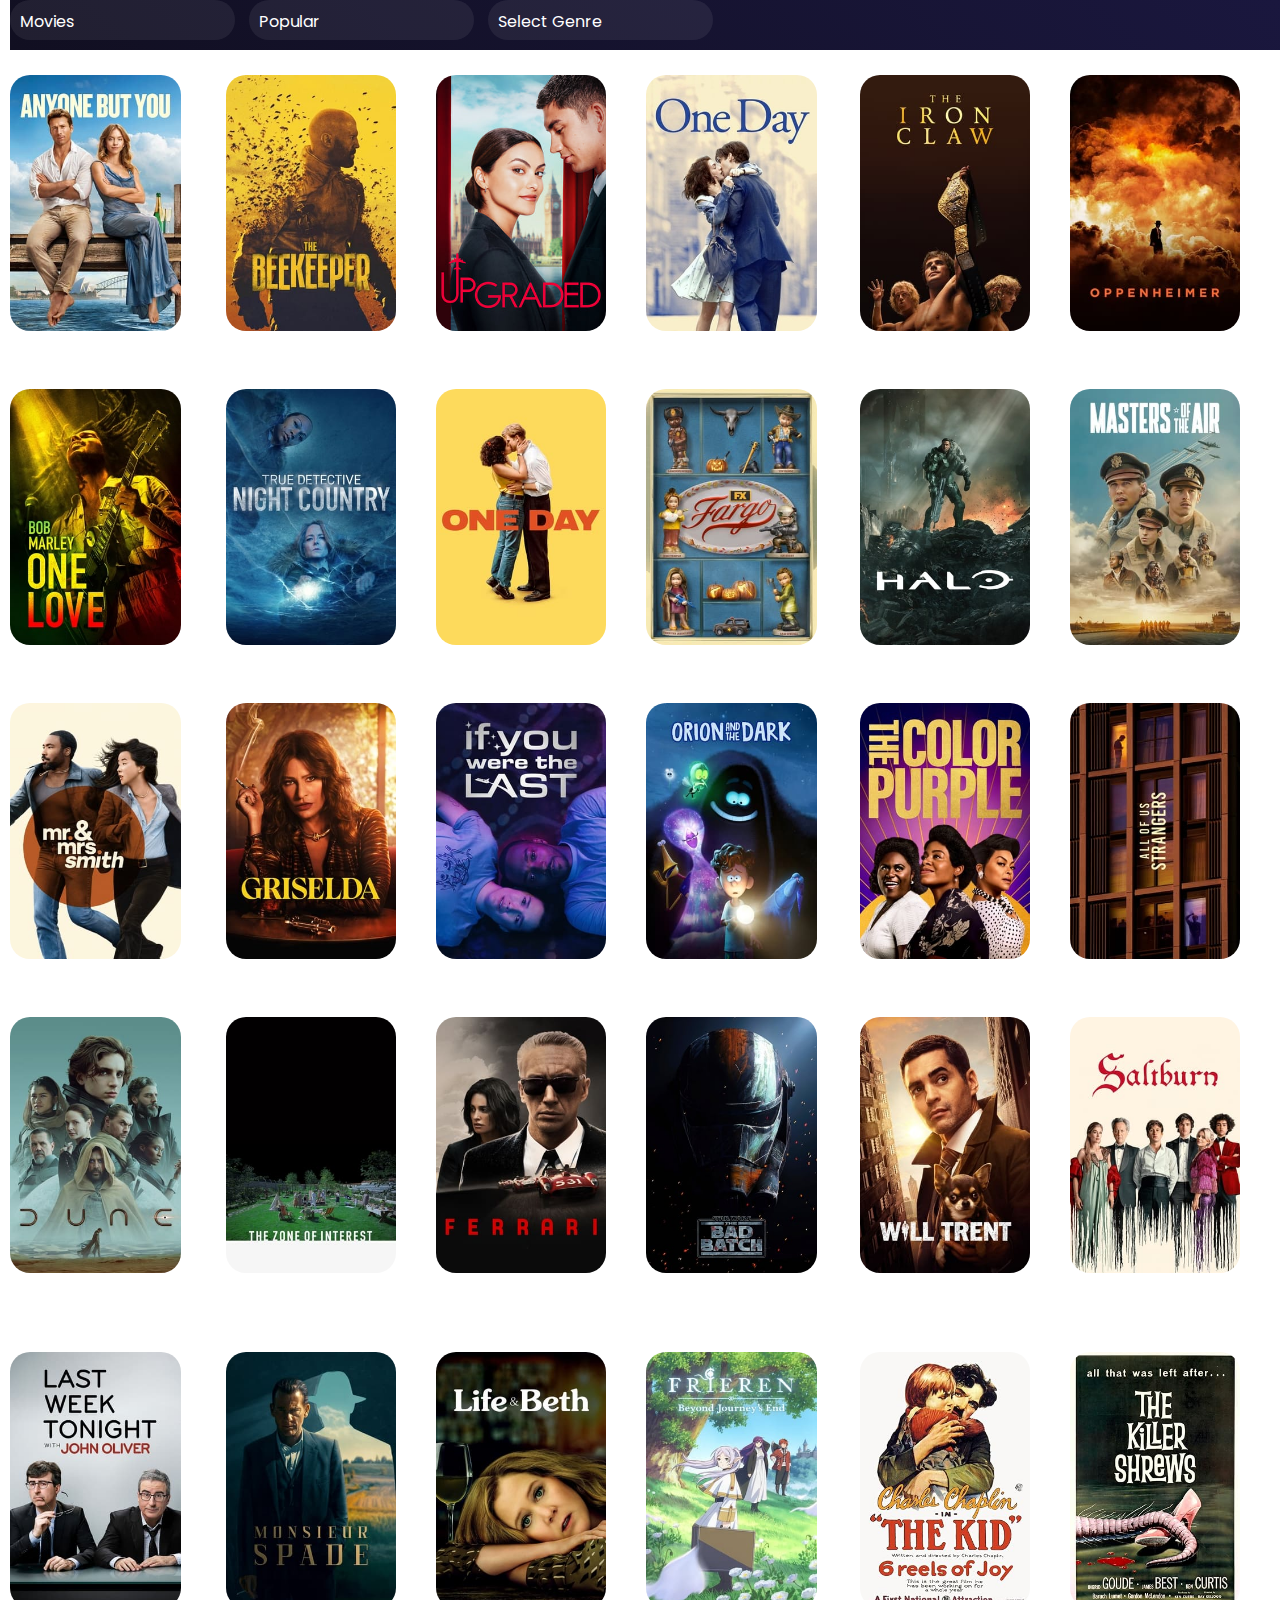
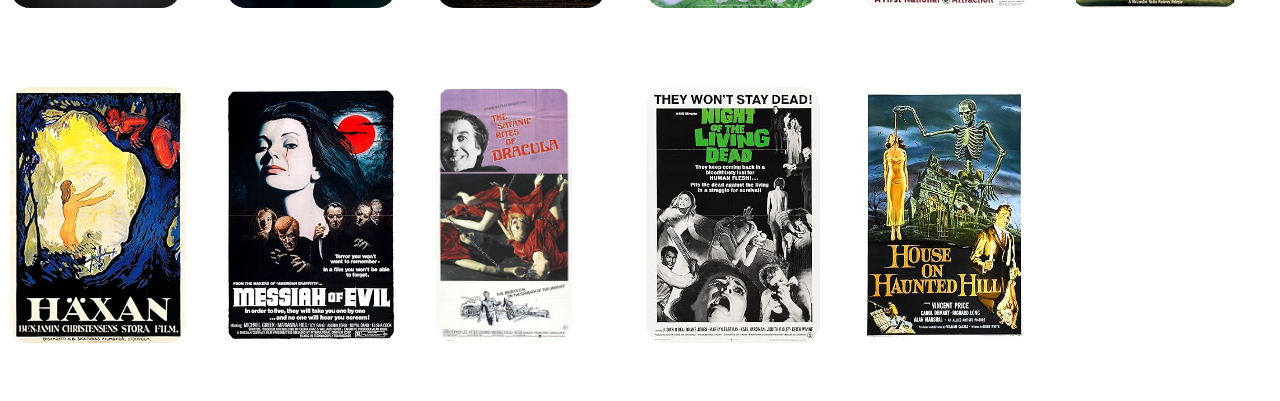
<file: pages/explore.html>
<!DOCTYPE html>
<html lang="en">

<head>
    <meta charset="UTF-8">
    <meta name="viewport" content="width=device-width, initial-scale=1.0">
    <title>Explore</title>
    <link rel="stylesheet" href="../css/styles.css">
    <style>
        * {
            scrollbar-width: none;
        }
        body {
            margin-left: 10px;
        }
    </style>
</head>

<body>
    <div class="selectbar flex-container bg">
        <select>
            <option>Movies</option>
            <option>Series</option>
            <option>Channel</option>
        </select>
        <select>
            <option>Popular</option>
            <option>New</option>
            <option>Featured</option>
            <option>Public Domain Movies</option>
        </select>
        <select>
            <option style="display: none;" selected>Select Genre</option>
            <option>None</option>
            <option>Action</option>
            <option>Adventure</option>
            <option>Comedy</option>
            <option>Crime</option>
        </select>
    </div>
        <br />
        <div class="grid-container grid-explore">
            <div class="grid-items">
                <figure>
                    <img src="../img/pm/pm1.jpg" alt="" />
                    <figcaption class="item-caption">Anyone but You</figcaption>
                </figure>
            </div>
            <div class="grid-items">
                <figure>
                    <img src="../img/pm/pm2.jpg" alt="" />
                    <figcaption class="item-caption">The Beekeeper</figcaption>
                </figure>
            </div>
            <div class="grid-items">
                <figure>
                    <img src="../img/pm/pm3.jpg" alt="" />
                    <figcaption class="item-caption">Upgraded</figcaption>
                </figure>
            </div>
            <div class="grid-items">
                <figure>
                    <img src="../img/pm/pm4.jpg" alt="" />
                    <figcaption class="item-caption">One Day</figcaption>
                </figure>
            </div>
            <div class="grid-items">
                <figure>
                    <img src="../img/pm/pm5.jpg" alt="" />
                    <figcaption class="item-caption">The Iron Claw</figcaption>
                </figure>
            </div>
            <div class="grid-items">
                <figure>
                    <img src="../img/pm/pm6.jpg" alt="" />
                    <figcaption class="item-caption">Oppenheimer</figcaption>
                </figure>
            </div>
            <div class="grid-items">
                <figure>
                    <img src="../img/pm/pm7.jpg" alt="" />
                    <figcaption class="item-caption">Bob Marley: One Love</figcaption>
                </figure>
            </div>
            <div class="grid-items">
                <figure>
                    <img src="../img/ps/ps1.jpg" alt="" />
                    <figcaption class="item-caption">True Detective</figcaption>
                </figure>
            </div>

            <div class="grid-items">
                <figure>
                    <img src="../img/ps/ps2.jpg" alt="" />
                    <figcaption class="item-caption">One Day</figcaption>
                </figure>
            </div>

            <div class="grid-items">
                <figure>
                    <img src="../img/ps/ps3.jpg" alt="" />
                    <figcaption class="item-caption">Fargo</figcaption>
                </figure>
            </div>

            <div class="grid-items">
                <figure>
                    <img src="../img/ps/ps4.jpg" alt="" />
                    <figcaption class="item-caption">Halo</figcaption>
                </figure>
            </div>

            <div class="grid-items">
                <figure>
                    <img src="../img/ps/ps5.jpg" alt="" />
                    <figcaption class="item-caption">Masters of the Air</figcaption>
                </figure>
            </div>

            <div class="grid-items">
                <figure>
                    <img src="../img/ps/ps6.jpg" alt="" />
                    <figcaption class="item-caption">Mr. & Mrs Smith</figcaption>
                </figure>
            </div>

            <div class="grid-items">
                <figure>
                    <img src="../img/ps/ps7.jpg" alt="" />
                    <figcaption class="item-caption">Griselda</figcaption>
                </figure>
            </div>

            <div class="grid-items">
                <figure>
                    <img src="../img/fm/fm1.jpg" alt="" />
                    <figcaption class="item-caption">If You were the Last</figcaption>
                </figure>
            </div>


            <div class="grid-items">
                <figure>
                    <img src="../img/fm/fm2.jpg" alt="" />
                    <figcaption class="item-caption">Orion and the Dark</figcaption>
                </figure>
            </div>

            <div class="grid-items">
                <figure>
                    <img src="../img/fm/fm3.jpg" alt="" />
                    <figcaption class="item-caption">The Color Purple</figcaption>
                </figure>
            </div>

            <div class="grid-items">
                <figure>
                    <img src="../img/fm/fm4.jpg" alt="" />
                    <figcaption class="item-caption">All of Us Strangers</figcaption>
                </figure>
            </div>

            <div class="grid-items">
                <figure>
                    <img src="../img/fm/fm5.jpg" alt="" />
                    <figcaption class="item-caption">DUNE</figcaption>
                </figure>
            </div>

            <div class="grid-items">
                <figure>
                    <img src="../img/fm/fm6.jpg" alt="" />
                    <figcaption class="item-caption">The Zone of Interest</figcaption>
                </figure>
            </div>

            <div class="grid-items">
                <figure>
                    <img src="../img/fm/fm7.jpg" alt="" />
                    <figcaption class="item-caption">Ferrari</figcaption>
                </figure>
            </div>
            <div class="grid-items">
                <figure>
                    <img src="../img/fs/fs1.jpg" alt="" />
                    <figcaption class="item-caption">Stars Wars: The Bad Batch</figcaption>
                </figure>
            </div>
            <div class="grid-items">
                <figure>
                    <img src="../img/fs/fs2.jpg" alt="" />
                    <figcaption class="item-caption">Will Trent</figcaption>
                </figure>
            </div>

            <div class="grid-items">
                <figure>
                    <img src="../img/fs/fs3.jpg" alt="" />
                    <figcaption class="item-caption">True Detective</figcaption>
                </figure>
            </div>

            <div class="grid-items">
                <figure>
                    <img src="../img/fs/fs4.jpg" alt="" />
                    <figcaption class="item-caption">Last Week Tonight with John Oliver</figcaption>
                </figure>
            </div>

            <div class="grid-items">
                <figure>
                    <img src="../img/fs/fs5.jpg" alt="" />
                    <figcaption class="item-caption">Monseiur Spade</figcaption>
                </figure>
            </div>

            <div class="grid-items">
                <figure>
                    <img src="../img/fs/fs6.jpg" alt="" />
                    <figcaption class="item-caption">Life & Beth</figcaption>
                </figure>
            </div>

            <div class="grid-items">
                <figure>
                    <img src="../img/fs/fs7.jpg" alt="" />
                    <figcaption class="item-caption">Frieren: Beyond Journey's End</figcaption>
                </figure>
            </div>
            <div class="grid-items">
                <figure>
                    <img src="../img/pdm/pd1.jpg" alt="" />
                    <figcaption class="item-caption">True Detective</figcaption>
                </figure>
            </div>
            <div class="grid-items">
                <figure>
                    <img src="../img/pdm/pd2.jpg" alt="" />
                    <figcaption class="item-caption">One Day</figcaption>
                </figure>
            </div>

            <div class="grid-items">
                <figure>
                    <img src="../img/pdm/pd3.jpg" alt="" />
                    <figcaption class="item-caption">Fargo</figcaption>
                </figure>
            </div>

            <div class="grid-items">
                <figure>
                    <img src="../img/pdm/pd4.jpg" alt="" />
                    <figcaption class="item-caption">Halo</figcaption>
                </figure>
            </div>

            <div class="grid-items">
                <figure>
                    <img src="../img/pdm/pd5.jpg" alt="" />
                    <figcaption class="item-caption">Masters of the Air</figcaption>
                </figure>
            </div>

            <div class="grid-items">
                <figure>
                    <img src="../img/pdm/pd6.jpg" alt="" />
                    <figcaption class="item-caption">Mr. & Mrs Smith</figcaption>
                </figure>
            </div>

            <div class="grid-items">
                <figure>
                    <img src="../img/pdm/pd7.jpg" alt="" />
                    <figcaption class="item-caption">Griselda</figcaption>
                </figure>
            </div>
        </div>
    </div>
</body>

</html>
</file>
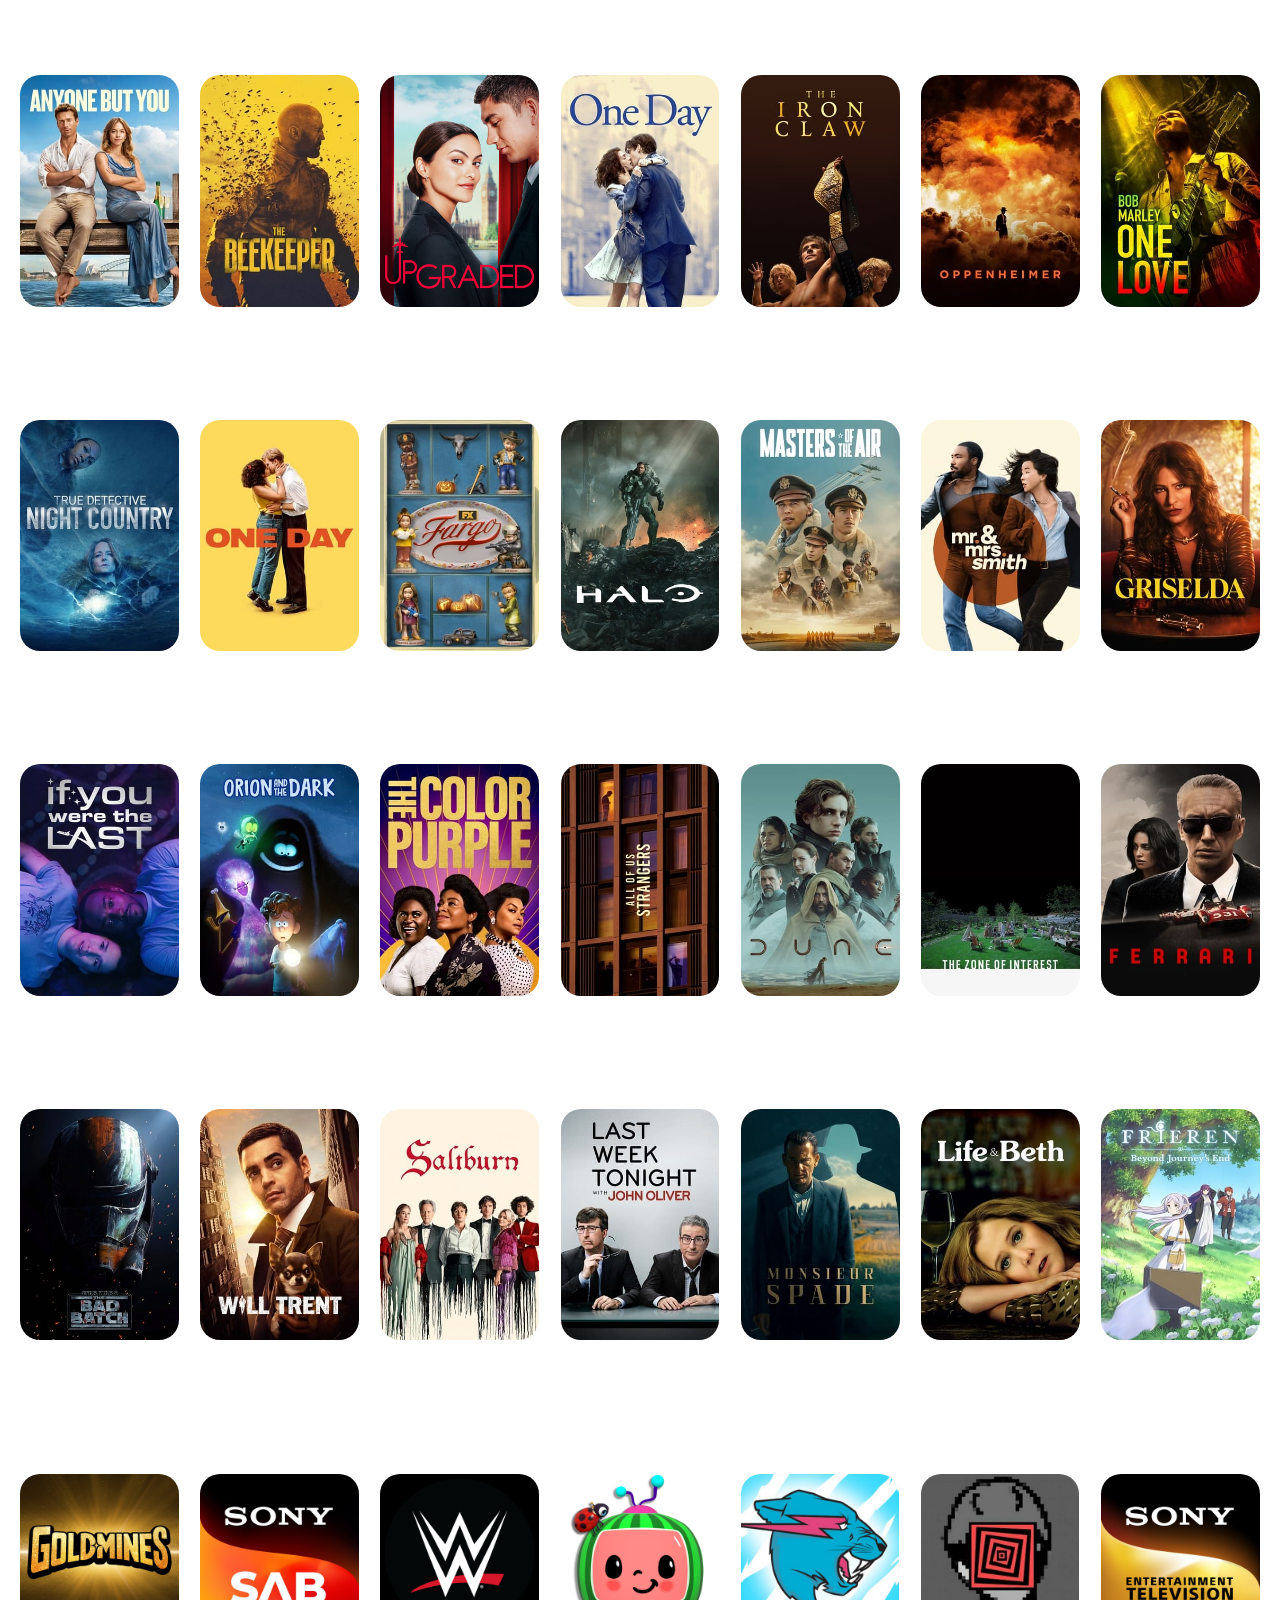
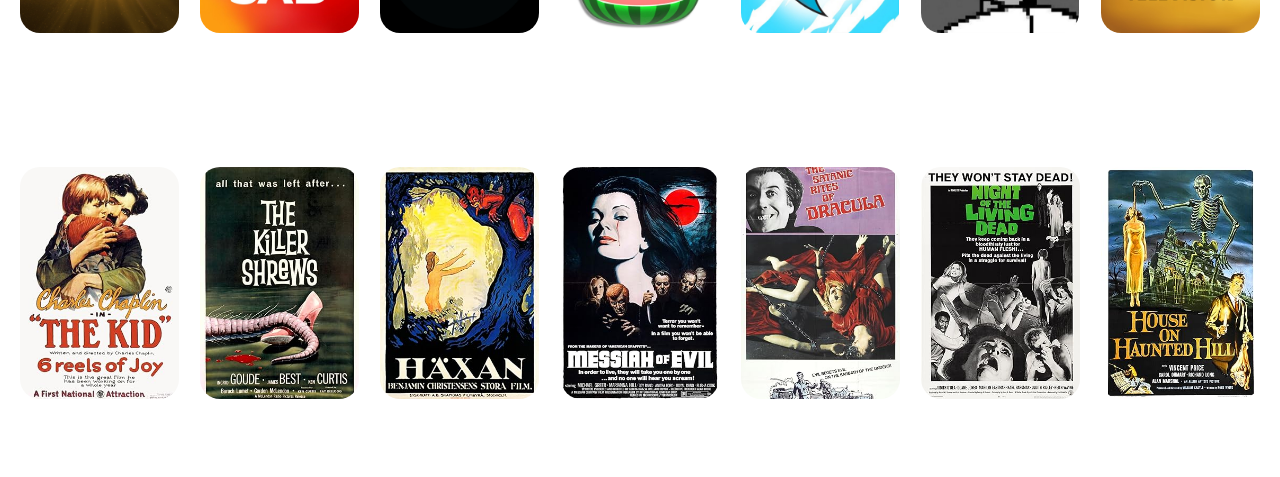
<file: pages/home.html>
<!DOCTYPE html>
<html lang="en">
<head>
    <meta charset="UTF-8">
    <meta name="viewport" content="width=device-width, initial-scale=1.0">
    <title>Home</title>
    <link rel="stylesheet" href="../css/styles.css">
    <style>
        body {
            margin: 20px;
        }
        .arrow{
            font-size: 14px;
            position: relative;
            bottom: -2px;
        }


    </style>
</head>
<body>
    <div class="main">
        <div class="category">
            <div class="heading flex-container">
                <span class="title">Popular - Movie</span>
                <span class="see-all">
                    <a href="./explore.html" target="frame"> See All 
                    <svg fill="#ffffff" width="20px" height="20px" viewBox="0 0 24 24" xmlns="http://www.w3.org/2000/svg" stroke="#ffffff"><g id="SVGRepo_bgCarrier" stroke-width="0"></g><g id="SVGRepo_tracerCarrier" stroke-linecap="round" stroke-linejoin="round"></g><g id="SVGRepo_iconCarrier"> <g data-name="Layer 2"> <g data-name="arrow-ios-forward"> <rect width="24" height="24" transform="rotate(-90 12 12)" opacity="0"></rect> <path d="M10 19a1 1 0 0 1-.64-.23 1 1 0 0 1-.13-1.41L13.71 12 9.39 6.63a1 1 0 0 1 .15-1.41 1 1 0 0 1 1.46.15l4.83 6a1 1 0 0 1 0 1.27l-5 6A1 1 0 0 1 10 19z"></path> </g> </g> </g></svg>
                </a></span>
            </div>
            <div class="flex-container flex-gap">
                <div class="flex-items">
                    <figure>
                        <img src="../img/pm/pm1.jpg" alt="" />
                        <figcaption class="item-caption">Anyone but You</figcaption>
                    </figure>
                </div>
                <div class="flex-items">
                    <figure>
                        <img src="../img/pm/pm2.jpg" alt="" />
                        <figcaption class="item-caption">The Beekeeper</figcaption>
                    </figure>
                </div>
                <div class="flex-items">
                    <figure>
                        <img src="../img/pm/pm3.jpg" alt="" />
                        <figcaption class="item-caption">Upgraded</figcaption>
                    </figure>
                </div>
                <div class="flex-items">
                    <figure>
                        <img src="../img/pm/pm4.jpg" alt="" />
                        <figcaption class="item-caption">One Day</figcaption>
                    </figure>
                </div>
                <div class="flex-items">
                    <figure>
                        <img src="../img/pm/pm5.jpg" alt="" />
                        <figcaption class="item-caption">The Iron Claw</figcaption>
                    </figure>
                </div>
                <div class="flex-items">
                    <figure>
                        <img src="../img/pm/pm6.jpg" alt="" />
                        <figcaption class="item-caption">Oppenheimer</figcaption>
                    </figure>
                </div>
                <div class="flex-items">
                    <figure>
                        <img src="../img/pm/pm7.jpg" alt="" />
                        <figcaption class="item-caption">Bob Marley: One Love</figcaption>
                    </figure>
                </div>
            </div>
        </div>

        <div class="category">
            <div class="heading flex-container">
                <span>Popular - Series</span>
                <span class="see-all"><a href="./explore.html" target="frame"> See All 
                    <svg fill="#ffffff" width="20px" height="20px" viewBox="0 0 24 24" xmlns="http://www.w3.org/2000/svg" stroke="#ffffff"><g id="SVGRepo_bgCarrier" stroke-width="0"></g><g id="SVGRepo_tracerCarrier" stroke-linecap="round" stroke-linejoin="round"></g><g id="SVGRepo_iconCarrier"> <g data-name="Layer 2"> <g data-name="arrow-ios-forward"> <rect width="24" height="24" transform="rotate(-90 12 12)" opacity="0"></rect> <path d="M10 19a1 1 0 0 1-.64-.23 1 1 0 0 1-.13-1.41L13.71 12 9.39 6.63a1 1 0 0 1 .15-1.41 1 1 0 0 1 1.46.15l4.83 6a1 1 0 0 1 0 1.27l-5 6A1 1 0 0 1 10 19z"></path> </g> </g> </g></svg>    
                </a></span>
            </div>
            <div class="flex-container flex-gap">

                <div class="flex-items">
                    <figure>
                        <img src="../img/ps/ps1.jpg" alt="" />
                        <figcaption class="item-caption">True Detective</figcaption>
                    </figure>
                </div>


                <div class="flex-items">
                    <figure>
                        <img src="../img/ps/ps2.jpg" alt="" />
                        <figcaption class="item-caption">One Day</figcaption>
                    </figure>
                </div>

                <div class="flex-items">
                    <figure>
                        <img src="../img/ps/ps3.jpg" alt="" />
                        <figcaption class="item-caption">Fargo</figcaption>
                    </figure>
                </div>

                <div class="flex-items">
                    <figure>
                        <img src="../img/ps/ps4.jpg" alt="" />
                        <figcaption class="item-caption">Halo</figcaption>
                    </figure>
                </div>

                <div class="flex-items">
                    <figure>
                        <img src="../img/ps/ps5.jpg" alt="" />
                        <figcaption class="item-caption">Masters of the Air</figcaption>
                    </figure>
                </div>

                <div class="flex-items">
                    <figure>
                        <img src="../img/ps/ps6.jpg" alt="" />
                        <figcaption class="item-caption">Mr. & Mrs Smith</figcaption>
                    </figure>
                </div>

                <div class="flex-items">
                    <figure>
                        <img src="../img/ps/ps7.jpg" alt="" />
                        <figcaption class="item-caption">Griselda</figcaption>
                    </figure>
                </div>


            </div>
        </div>

        <div class="category">
            <div class="heading flex-container">
                <span>Featured - Movie</span>
                <span class="see-all"><a href="./explore.html" target="frame"> See All <svg fill="#ffffff" width="20px" height="20px" viewBox="0 0 24 24" xmlns="http://www.w3.org/2000/svg" stroke="#ffffff"><g id="SVGRepo_bgCarrier" stroke-width="0"></g><g id="SVGRepo_tracerCarrier" stroke-linecap="round" stroke-linejoin="round"></g><g id="SVGRepo_iconCarrier"> <g data-name="Layer 2"> <g data-name="arrow-ios-forward"> <rect width="24" height="24" transform="rotate(-90 12 12)" opacity="0"></rect> <path d="M10 19a1 1 0 0 1-.64-.23 1 1 0 0 1-.13-1.41L13.71 12 9.39 6.63a1 1 0 0 1 .15-1.41 1 1 0 0 1 1.46.15l4.83 6a1 1 0 0 1 0 1.27l-5 6A1 1 0 0 1 10 19z"></path> </g> </g> </g></svg>
                </a></span>

            </div>
            <div class="flex-container flex-gap">

                <div class="flex-items">
                    <figure>
                        <img src="../img/fm/fm1.jpg" alt="" />
                        <figcaption class="item-caption">If You were the Last</figcaption>
                    </figure>
                </div>


                <div class="flex-items">
                    <figure>
                        <img src="../img/fm/fm2.jpg" alt="" />
                        <figcaption class="item-caption">Orion and the Dark</figcaption>
                    </figure>
                </div>

                <div class="flex-items">
                    <figure>
                        <img src="../img/fm/fm3.jpg" alt="" />
                        <figcaption class="item-caption">The Color Purple</figcaption>
                    </figure>
                </div>

                <div class="flex-items">
                    <figure>
                        <img src="../img/fm/fm4.jpg" alt="" />
                        <figcaption class="item-caption">All of Us Strangers</figcaption>
                    </figure>
                </div>

                <div class="flex-items">
                    <figure>
                        <img src="../img/fm/fm5.jpg" alt="" />
                        <figcaption class="item-caption">DUNE</figcaption>
                    </figure>
                </div>

                <div class="flex-items">
                    <figure>
                        <img src="../img/fm/fm6.jpg" alt="" />
                        <figcaption class="item-caption">The Zone of Interest</figcaption>
                    </figure>
                </div>

                <div class="flex-items">
                    <figure>
                        <img src="../img/fm/fm7.jpg" alt="" />
                        <figcaption class="item-caption">Ferrari</figcaption>
                    </figure>
                </div>
            </div>
        </div>


        <div class="category">
            <div class="heading flex-container">
                <span>Featured - Series</span>
                <span class="see-all"><a href="./explore.html" target="frame"> See All <svg fill="#ffffff" width="20px" height="20px" viewBox="0 0 24 24" xmlns="http://www.w3.org/2000/svg" stroke="#ffffff"><g id="SVGRepo_bgCarrier" stroke-width="0"></g><g id="SVGRepo_tracerCarrier" stroke-linecap="round" stroke-linejoin="round"></g><g id="SVGRepo_iconCarrier"> <g data-name="Layer 2"> <g data-name="arrow-ios-forward"> <rect width="24" height="24" transform="rotate(-90 12 12)" opacity="0"></rect> <path d="M10 19a1 1 0 0 1-.64-.23 1 1 0 0 1-.13-1.41L13.71 12 9.39 6.63a1 1 0 0 1 .15-1.41 1 1 0 0 1 1.46.15l4.83 6a1 1 0 0 1 0 1.27l-5 6A1 1 0 0 1 10 19z"></path> </g> </g> </g></svg>
                </a></span>
            </div>
            <div class="flex-container flex-gap">
                <div class="flex-items">
                    <figure>
                        <img src="../img/fs/fs1.jpg" alt="" />
                        <figcaption class="item-caption">Stars Wars: The Bad Batch</figcaption>
                    </figure>
                </div>
                <div class="flex-items">
                    <figure>
                        <img src="../img/fs/fs2.jpg" alt="" />
                        <figcaption class="item-caption">Will Trent</figcaption>
                    </figure>
                </div>

                <div class="flex-items">
                    <figure>
                        <img src="../img/fs/fs3.jpg" alt="" />
                        <figcaption class="item-caption">True Detective</figcaption>
                    </figure>
                </div>

                <div class="flex-items">
                    <figure>
                        <img src="../img/fs/fs4.jpg" alt="" />
                        <figcaption class="item-caption">Last Week Tonight with John Oliver</figcaption>
                    </figure>
                </div>

                <div class="flex-items">
                    <figure>
                        <img src="../img/fs/fs5.jpg" alt="" />
                        <figcaption class="item-caption">Monseiur Spade</figcaption>
                    </figure>
                </div>

                <div class="flex-items">
                    <figure>
                        <img src="../img/fs/fs6.jpg" alt="" />
                        <figcaption class="item-caption">Life & Beth</figcaption>
                    </figure>
                </div>

                <div class="flex-items">
                    <figure>
                        <img src="../img/fs/fs7.jpg" alt="" />
                        <figcaption class="item-caption">Frieren: Beyond Journey's End</figcaption>
                    </figure>
                </div>
            </div>
        </div>


        <div class="category">
            <div class="heading flex-container">
                <span>YouTube Channel</span>
                <span class="see-all"><a href="./explore.html" target="frame"> See All <svg fill="#ffffff" width="20px" height="20px" viewBox="0 0 24 24" xmlns="http://www.w3.org/2000/svg" stroke="#ffffff"><g id="SVGRepo_bgCarrier" stroke-width="0"></g><g id="SVGRepo_tracerCarrier" stroke-linecap="round" stroke-linejoin="round"></g><g id="SVGRepo_iconCarrier"> <g data-name="Layer 2"> <g data-name="arrow-ios-forward"> <rect width="24" height="24" transform="rotate(-90 12 12)" opacity="0"></rect> <path d="M10 19a1 1 0 0 1-.64-.23 1 1 0 0 1-.13-1.41L13.71 12 9.39 6.63a1 1 0 0 1 .15-1.41 1 1 0 0 1 1.46.15l4.83 6a1 1 0 0 1 0 1.27l-5 6A1 1 0 0 1 10 19z"></path> </g> </g> </g></svg>
                </a></span>

            </div>
            <div class="flex-container flex-gap">
                <div class="flex-items">
                    <figure>
                        <img src="../img/yt/yt-1.jpg" alt="" class="yt"/>
                        <figcaption class="item-caption">Goldmines</figcaption>
                    </figure>
                </div>
                <div class="flex-items">
                    <figure>
                        <img src="../img/yt/yt-2.jpg" alt="" class="yt"/>
                        <figcaption class="item-caption">Sony SAB</figcaption>
                    </figure>
                </div>

                <div class="flex-items">
                    <figure>
                        <img src="../img/yt/yt-4.jpg" alt="" class="yt"/>
                        <figcaption class="item-caption">WWE</figcaption>
                    </figure>
                </div>

                <div class="flex-items">
                    <figure>
                        <img src="../img/yt/yt-5.jpg" alt="" class="yt"/>
                        <figcaption class="item-caption">Cocomelon</figcaption>
                    </figure>
                </div>

                <div class="flex-items">
                    <figure>
                        <img src="../img/yt/yt-6.jpg" alt="" class="yt"/>
                        <figcaption class="item-caption">Mr Beast</figcaption>
                    </figure>
                </div>

                <div class="flex-items">
                    <figure>
                        <img src="../img/yt/yt-7.jpg" alt="" class="yt"/>
                        <figcaption class="item-caption">PewDiePie</figcaption>
                    </figure>
                </div>

                <div class="flex-items">
                    <figure>
                        <img src="../img/yt/yt-8.jpg" alt="" class="yt"/>
                        <figcaption class="item-caption">SONY Entertainment Network</figcaption>
                    </figure>
                </div>
            </div>
        </div>
        <div class="category">
            <div class="heading flex-container">
                <span>Public Domain Movie - Movie</span>
                <span class="see-all"><a href="./explore.html" target="frame"> See All <svg fill="#ffffff" width="20px" height="20px" viewBox="0 0 24 24" xmlns="http://www.w3.org/2000/svg" stroke="#ffffff"><g id="SVGRepo_bgCarrier" stroke-width="0"></g><g id="SVGRepo_tracerCarrier" stroke-linecap="round" stroke-linejoin="round"></g><g id="SVGRepo_iconCarrier"> <g data-name="Layer 2"> <g data-name="arrow-ios-forward"> <rect width="24" height="24" transform="rotate(-90 12 12)" opacity="0"></rect> <path d="M10 19a1 1 0 0 1-.64-.23 1 1 0 0 1-.13-1.41L13.71 12 9.39 6.63a1 1 0 0 1 .15-1.41 1 1 0 0 1 1.46.15l4.83 6a1 1 0 0 1 0 1.27l-5 6A1 1 0 0 1 10 19z"></path> </g> </g> </g></svg>
                </a></span>
            </div>
            <div class="flex-container flex-gap">
                <div class="flex-items">
                    <figure>
                        <img src="../img/pdm/pd1.jpg" alt="" />
                        <figcaption class="item-caption">True Detective</figcaption>
                    </figure>
                </div>
                <div class="flex-items">
                    <figure>
                        <img src="../img/pdm/pd2.jpg" alt="" />
                        <figcaption class="item-caption">One Day</figcaption>
                    </figure>
                </div>

                <div class="flex-items">
                    <figure>
                        <img src="../img/pdm/pd3.jpg" alt="" />
                        <figcaption class="item-caption">Fargo</figcaption>
                    </figure>
                </div>

                <div class="flex-items">
                    <figure>
                        <img src="../img/pdm/pd4.jpg" alt="" />
                        <figcaption class="item-caption">Halo</figcaption>
                    </figure>
                </div>

                <div class="flex-items">
                    <figure>
                        <img src="../img/pdm/pd5.jpg" alt="" />
                        <figcaption class="item-caption">Masters of the Air</figcaption>
                    </figure>
                </div>

                <div class="flex-items">
                    <figure>
                        <img src="../img/pdm/pd6.jpg" alt="" />
                        <figcaption class="item-caption">Mr. & Mrs Smith</figcaption>
                    </figure>
                </div>

                <div class="flex-items">
                    <figure>
                        <img src="../img/pdm/pd7.jpg" alt=""/>
                        <figcaption class="item-caption">Griselda</figcaption>
                    </figure>
                </div>
            </div>
        </div>
    </div>

</body>

</html>
</file>
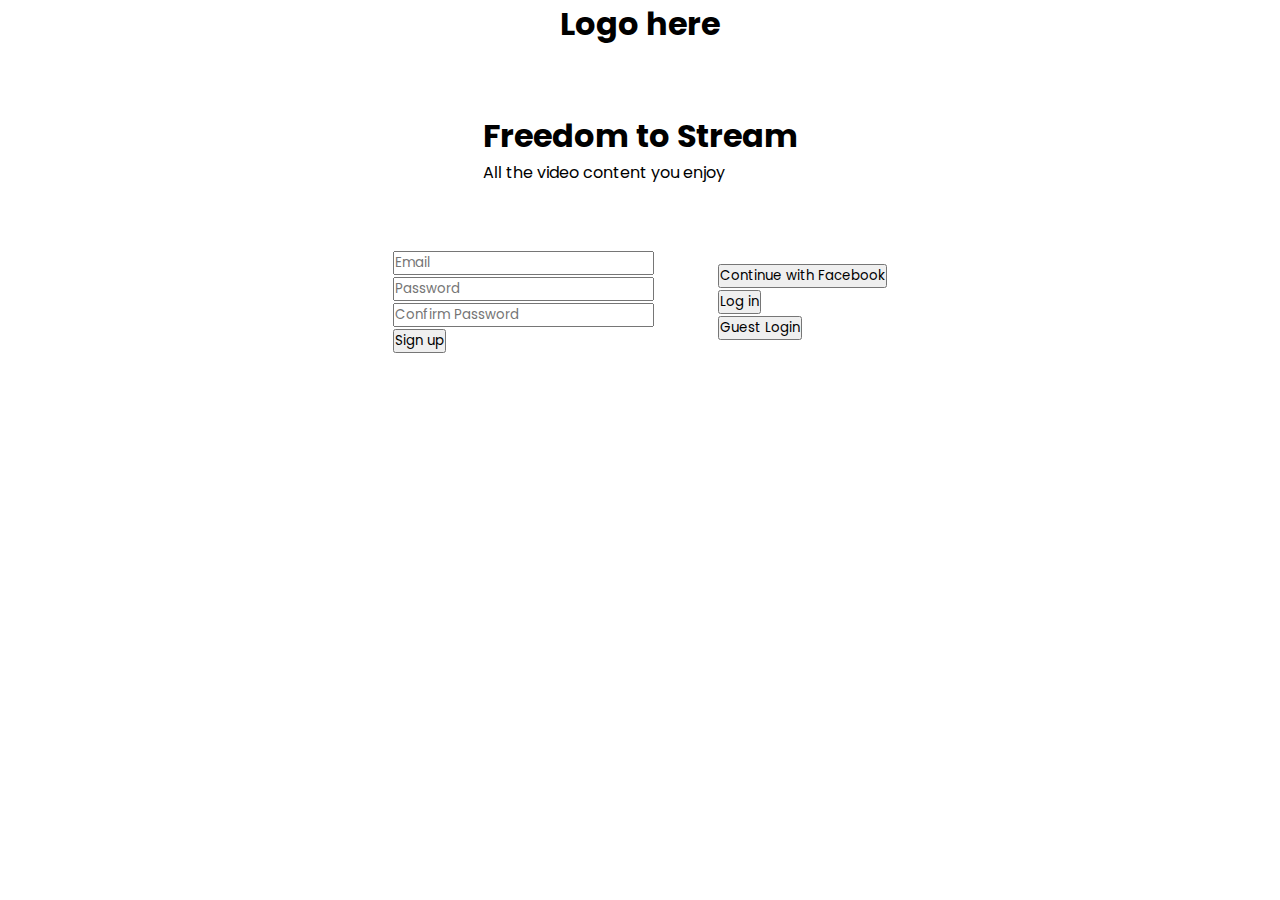
<file: pages/login.html>
<!DOCTYPE html>
<html lang="en">
<head>
    <meta charset="UTF-8">
    <meta name="viewport" content="width=device-width, initial-scale=1.0">
    <link rel="stylesheet" href="../css/styles.css">
    <link rel="shortcut icon" href="../img/logo.png" type="image/png">
    <title>Stremio - Freedom to Stream</title>
</head>
<body>
    <div class="flex-container flex-columns flex-center login-gap">
        <div >
            <h1>Logo here</h1>
        </div>
        <div>
            <h1>Freedom to Stream</h1>
            <p>All the video content you enjoy</p>
        </div>

        <div class="flex-container flex-center login-gap">
            <div class="flex-container flex-columns">
                <div><input type="email" placeholder="Email" /></div>
                <div><input type="password" placeholder="Password" /></div>
                <div><input type="password" placeholder="Confirm Password" /></div>
                <div><button>Sign up</button></div>
            </div>
            <div class="flex-container flex-columns">
                <div><button>Continue with Facebook</button></div>
                <div><button>Log in</button></div>
                <div><button>Guest Login</button></div>
            </div>
        </div>
    </div>
</body>
</html>
</file>
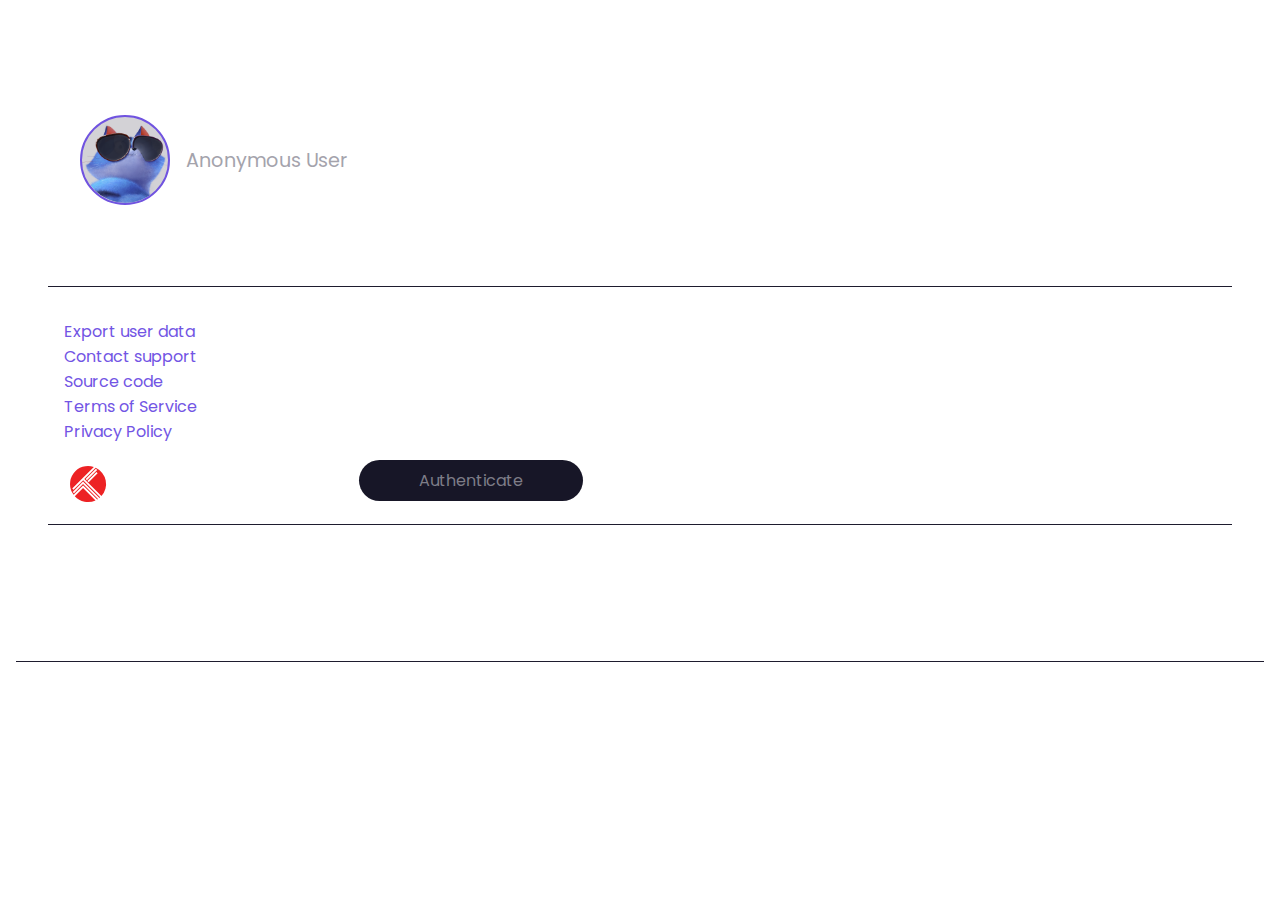
<file: pages/settings.html>
<!DOCTYPE html>
<html lang="en">

<head>
    <meta charset="UTF-8">
    <meta name="viewport" content="width=device-width, initial-scale=1.0">
    <title>Settings</title>
    <link rel="stylesheet" href="../css/styles.css">
    <style>
        section {
            margin: 16px;
            border-bottom: 1px solid #1e1c2e;
            padding: 16px;
        }

        .end{
            border-bottom: none;
        }

    </style>
</head>

<body>
    <section id="general">
        <div class="section-heading">General</div>
        <section>
            <div class="settings-upper">
                <div class="pfp">
                    <img src="../img/anonymous.png" alt="Profile Picture" id="profilepic" />
                    <span id="username">Anonymous User</span>
                </div>
                <div class="login-btn">
                    <a href="./login.html" target="_parent"><button class="lgn-btn">Login / Sign up</button></a>
                </div>

            </div>
        </section>
        <div class="settings-lower">
            <section>
                <ul>
                    <li>
                        <a href="#">Export user data</a>
                    </li>
                    <li>
                        <a href="#">Contact support</a>
                    </li>
                    <li>
                        <a href="https://github.com/shreyanparajuli/stremio-frontend-clone" target="_parent">Source
                            code</a>
                    </li>
                    <li>
                        <a href="./tos.html" target="_parent">Terms of Service</a>
                    </li>
                    <li>
                        <a href="./privacy.html" target="_parent">Privacy Policy</a>
                    </li>
                </ul>
                <div class="flex-container trakt">
                    <div class="trakt-logo flex-container">
                        <svg class="trakt-icon" viewBox="0 0 512 512">
                            <path d="M114.80000000000018 386.4a192.611 192.611 0 0 0 103.68 58.236A192.632 192.632 0 0 0 336.5999999999999 430.9l-133.3-133-88.5 88.5Z" style="fill: currentcolor;"></path><path d="M202.5999999999999 217.4l-101 100.7-13.5-13.5 106.3-106.3 124.1-124.1a192.386 192.386 0 0 0-120.28-1.239 192.399 192.399 0 0 0-97.5 70.438 192.331 192.331 0 0 0-36.61 114.576A192.334 192.334 0 0 0 102.69999999999982 371.9l100.7-100.7 6.9 6.6L354.5 422a57.527 57.527 0 0 0 8.2-5.3l-159.4-159.4-96.7 96.7-13.5-13.5 110.2-110.2 6.9 6.6 168.3 168c2.6-2 4.9-4.3 7.3-6.3l-181.5-181.5-1.7 0.3Z" style="fill: currentcolor;"></path>
                            <path d="M399.3000000000002 385.1a192.118 192.118 0 0 0 42.69-78.033 192.097 192.097 0 0 0 2.98-88.898 192.23 192.23 0 0 0-37.36-80.72A192.195 192.195 0 0 0 337.9000000000001 82.2L216.80000000000018 203l182.5 182.1Zm-136-147.2l-13.5-13.5 95.4-95.4 13.5 13.5-95.4 95.4Zm90.5-131l-109.9 109.9-13.5-13.5 109.9-109.9 13.5 13.5Z" style="fill: currentcolor;"></path>
                        </svg>
                        <span class="trakt-text">Trakt Scrobbling</span>
                    </div>
                    <div class="authenticate">
                        <button class="lgn-btn ath-btn" disabled>Authenticate</button>
                    </div>
                </div>
            </section>
        </div>
        <section class="end">
            <div class="ui-lang flex-container">
                <div class="ui-text">UI Language</div>
                <div class="ui-select">
                    <select class="selectbtn">
                        <option>English</option>
                        <option>Nepali</option>
                        <option>Hindi</option>
                    </select>
                </div>
            </div>
        </section>
    </section>
</body>

</html>
</file>
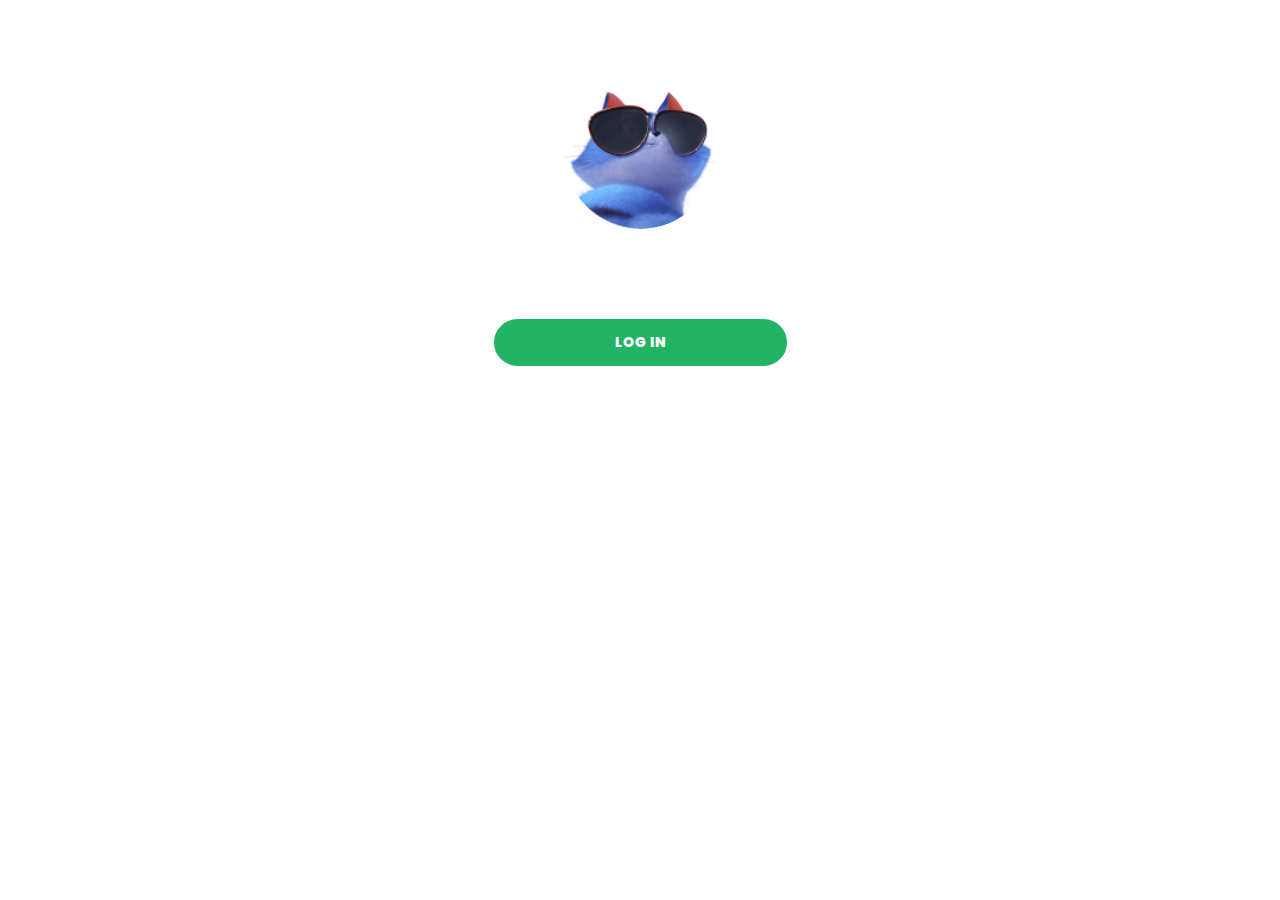
<file: pages/video_library.html>
<!DOCTYPE html>
<html lang="en">
<head>
    <meta charset="UTF-8">
    <meta name="viewport" content="width=device-width, initial-scale=1.0">
    <title>Video Library</title>
    <link rel="stylesheet" href="../css/styles.css">
</head>
<body>
    <div class="full-width">
        <div class="library-items">
            <img src="../img/anonymous.png" alt="Anonymous User"/>
            <p id="library-text">Library is only available for logged in users!</p>
            <a href="./login.html" target="_parent"><button class="btn">Log In</button></a>
        </div>
    </div>
</body>
</html>
</file>
<file: css/styles.css>
@import url('https://fonts.googleapis.com/css2?family=Poppins:ital,wght@0,100;0,200;0,300;0,400;0,500;0,600;0,700;0,800;0,900;1,100;1,200;1,300;1,400;1,500;1,600;1,700;1,800;1,900&display=swap');

*{
    margin: 0;
    padding: 0;
    box-sizing: border-box;
    font-family: "Poppins", sans-serif;
    scrollbar-width: none;
    user-select: none;
}

:root{
    --primary-color: rgba(255,255,255,0.07);
    --background-color-1: #0c0b11;
    --background-color-2: #1a173e;
    --symbols-color: #494861;
    --btn-clr: #22b365;
}

.flex-container{
    display: flex;
}

.flex-columns{
    flex-direction: column;
}

.flex-center{
    justify-content: center;
    align-items: center;
}

.nav-top{
    justify-content: space-between;
    padding: 15px;
    align-items: center;

}

.search .searchbar{
    width: 325px;
    padding: 15px;
    background-color: transparent;
    border: none;
    background-color:var(--primary-color);
    border-top-left-radius: 150px;
    border-bottom-left-radius: 150px;
    color: white;
    outline: none;
}

input[type="search"]::-webkit-search-decoration,
input[type="search"]::-webkit-search-cancel-button,
input[type="search"]::-webkit-search-results-button,
input[type="search"]::-webkit-search-results-decoration { 
    display: none; 
}

.searchbtn {
    background-color: var(--primary-color);
    border: none;
    border-top-right-radius: 150px;
    border-bottom-right-radius: 150px;
    padding: 10px;

}

.searchbtn svg{
    position: relative;
    top: 10%;
}

.nav-top{
    align-items: center;
    display: flex;
}

.nav-top img{
    height: 40px;
    width: 40px;
}


.top-nav-items ul{
    list-style-type: none;
    display: flex;
    gap: 25px;
}

.sidebar{
    width: 65px;
    display: flex;
    height: calc(100vh - 78px);
    justify-content: center;
}

.sidebar-items ul{
    list-style: none;
    display: flex;
    flex-direction: column;
    justify-content: center;
    gap:32px;
    position: relative;
    top: 10%;
}

.see-all svg{
    position: relative;
    top: 5px;
}
    

.content{
    width: 100%;
}

iframe{
    width: 100%;
    height: 100%;
    border: none;
}

div.heading{
    color: white;
    font-size: 24px;
    justify-content: space-between;
    padding: 10px 0px;
    font-weight: 600;
}

.heading a{
    text-decoration: none;
    color: white;
    font-size: 12px;
}


.item-caption{
    color: white;
    font-size: 14px;
    text-align: center;
    font-weight: 400;
    margin-bottom: 30px;
    max-width: 159px;
}

.flex-gap{
    justify-content: space-between;
    gap: 15px;
}


.grid-items figure img, .flex-items figure img{
    width: 158.69px;
    height: 231.612px;
    border-radius: 20px;
    object-fit:  cover;
}

.flex-items figure img.yt{
    width: 158.69px;
    height: 158.69px;
    background-color: transparent;
}

.flex-items figure:hover img:hover, .grid-items figure:hover img:hover{
    outline: 4px solid white;
    outline-offset: -4px;
    object-fit: cover;
    object-position: center;
    transition: transform 0.1s ease-in;
}

.selectbar{
    gap: 14px;
    position: sticky;
    top: 0;
    height: 50px;
}

.selectbar select , .selectbtn{
    background-color: var(--primary-color);
    border: none;
    border-radius: 50px;
    height: 40px;
    padding: 10px;
    width: 225px;
    color: white;
    font-size: 16px;
    appearance: none;
}

.grid-container{
    display: grid;    
}

.grid-explore{
    grid-template-columns: auto auto auto auto auto auto;
}

.grid-items figure img{
    width: auto;
    height: 256px;
}

.bg{
    background: linear-gradient(41deg, #110f21 0%, var(--background-color-2) 100%);
}

.library-items{
    align-self: center;
    text-align: center;
    transform: translateY(25%);
    font-size: 175%;
    color: white;

}
.library-items img{
    width: 10rem;
    border: 4px solid white;
    border-radius: 100%;
}

.library-items #library-text{
    margin: auto;
    padding: 15px;
}

.btn{
    color: white;
    background-color: var(--btn-clr);
    border: none;
    padding: 0.75rem 7.5rem;
    text-transform: uppercase;
    font-weight: 800;
    font-size: 50%;
    border-radius: 100px;
    outline: 2px solid var(--btn-clr);
    outline-offset: -1px;
}

.btn:hover{
    background-color: transparent;
}

.search .addonsbar{
    margin: 0;
    width: 200px;
    height: 40px;
}

.search .addonsbtn {
    margin: 0;
    padding: 4px;
}

.search .addonsbtn .material-symbols-outlined{
    margin: 0;
    top: 10%;
    bottom: 10%;
}

.flex-addons{
    gap: 10px;
    flex-direction: column;
    margin: 10px;
}

.addons-left{
    display: flex;
    gap: 10px;
}

.flex-container .addons-items{
    background-color: var(--primary-color);
    gap: 5px;
    display: flex;
    justify-content: space-between;
    border-radius: 10px;
    width: 100%;
}

.svg .plugin-icon {
    max-width: 150px;
    min-width: 150px;
	display: block;
	height: 100%;
    padding: 30px;
	width: 100%;
}

.addons-text{
    flex-direction: column;
    justify-content: center;
    color: white;
}

.addons-text .addons-name{
    font-size: 24px;
}

.addons-text .addons-version{
    color: #9897a0;
    font-size: 0.6em;
}

.addons-text .addons-category{
    font-size: 16px;
    color: #6c6b77;
}

.addons-buttons{
    flex-direction: column;
    justify-content: center;
    margin: 15px;
}

.addons-buttons .adn-uninstall{
    background-color: transparent;
    border: 2px solid #5f5e73;
    padding: 0.5em 5em;
    color: #5f5e73;
    border-radius: 100px;
    font-size: 16px;
}

.addons-buttons .adn-uninstall:hover{
    border-color: white;
    color: white;
}

.addons-buttons .share-adn{
    color: white;
    text-align: center;
    padding: 5px;
}

.addons-buttons .share-adn:hover{
    text-decoration: underline;
    cursor: pointer;
}

.pfp{
    display: flex;
    align-items: center;
    gap: 16px;
    padding: 16px;
}

.pfp #profilepic{
    width: 90px;
    background-color: #d3d2d6;
    border: 2px solid #7053e0;
    border-radius: 100px;
}

.pfp #username{
    font-size: larger;
    color: #a4a3ac;
    cursor:  default;
}

.lgn-btn{
    background-color: var(--primary-color);
    border: none;
    border-radius: 100px;
    padding: 0.75rem 10rem;
    color: white;
    font-size: 1rem;
    cursor: pointer;
}

.login-btn .lgn-btn:hover{
    background-color: transparent;
    outline: 2px solid white;
    outline-offset: -2px;
}

#general .settings-lower section ul li{
    list-style-type: none;
    font-size: 16px;
}

#general .settings-lower section ul li a{
    color: #7255e4;
    text-decoration: none;
}

.section-heading{
    font-size: 24px;
    color: white;
    font-weight: 500;
    margin-left: 5%;
}

.trakt, .ui-lang{
    justify-content: flex-start;
    gap: 10%;
    padding-top: 16px;
}

.trakt-icon{
        color: #ed2224;
        height: 3rem;
        width: 3rem;
}

.trakt-logo{
    align-items: center;
    color: white;
}

.ui-text{
    align-self  : center;
    color: white;
}

.ath-btn{
    background-color: #171627;
    color: #7e7d88;
    padding: 0.5rem 3.75rem;
    cursor: default;
}


.login-gap{
    gap:64px;
}
</file>
